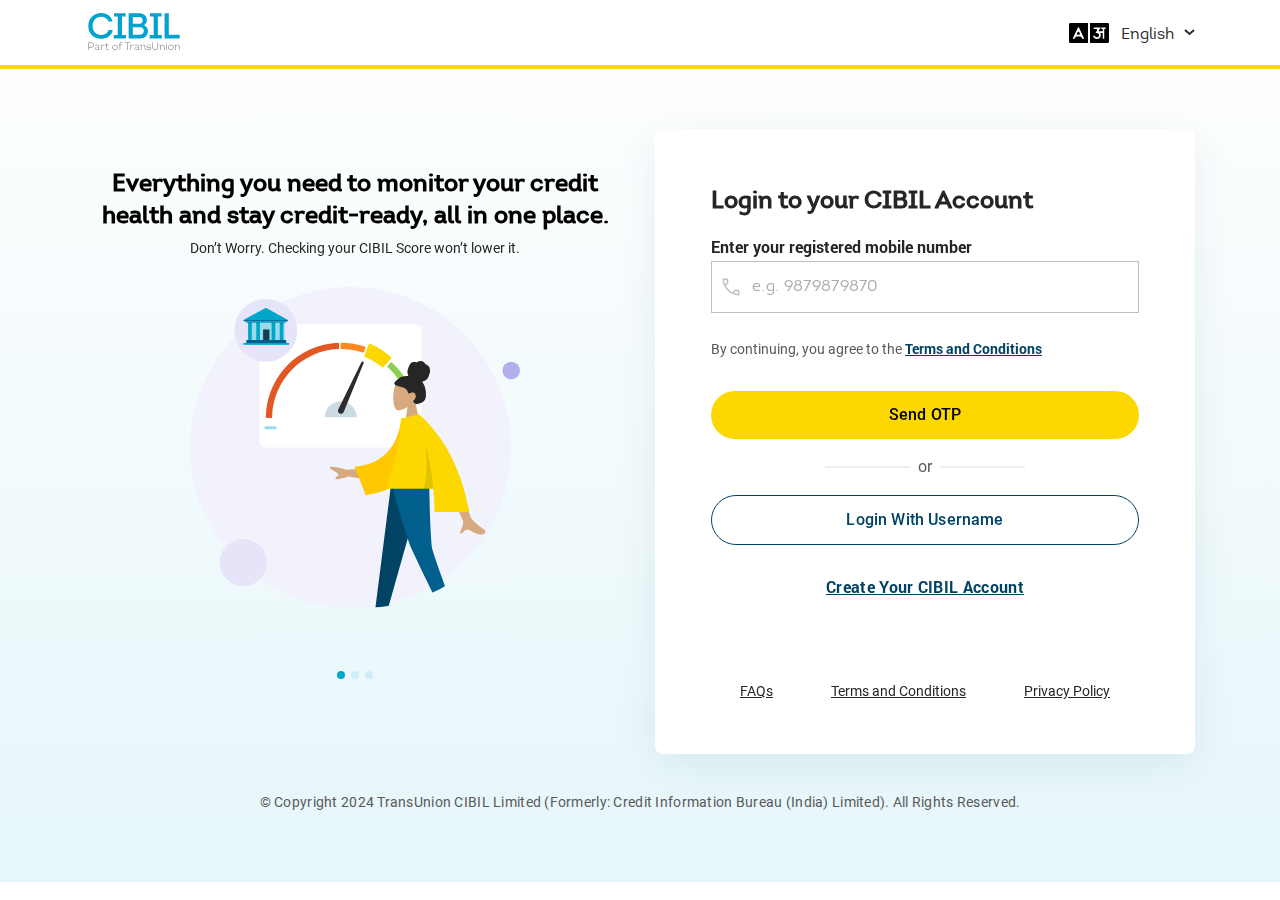
<file: index.html>
<!DOCTYPE html>
<html lang="en">

    <head>
        <meta http-equiv="Content-Type" content="text/html; charset=UTF-8">

        <!-- Meta -->

        <meta http-equiv="X-UA-Compatible" content="IE=edge">
        <meta name="viewport" content="width=device-width, initial-scale=1,
            user-scalable=no, shrink-to-fit=no">
        <meta name="keywords" content="">
        <meta name="description" content="">
        <meta name="author" content="">

        <!-- Title  -->
        <title>Login | Cibil</title>

        <!-- Favicon -->
        <link href="images/favicon.ico" rel="icon" type="image/x-icon" />


        <!-- Plugins -->
        <link rel="stylesheet" href="./css/bootstrap.min.css">

        <!-- Core Style Css -->
        <link rel="stylesheet" href="./css/scss/main.css">

    </head>

    <body>
        <header>
            <!-- Nav -->
            <div class="container">
                <div class="header-wrap">

                    <div class="header-icon">
                        <a href="https://www.cibil.com/"><img src="./images/logo.svg" alt="logo" class="logo-img"></a>
                    </div>
                    <div class="header-nav desktop-view">
                        <ul class="nav-list">
                            <a class="header-list-item language-selector">
                                <svg width="40" height="20" viewBox="0 0 40 20" fill="none" xmlns="http://www.w3.org/2000/svg">
                                    <path d="M19 20H1.5C0.671562 20 0 19.3284 0 18.5V1.5C0 0.671562 0.671562 0 1.5 0H19V20ZM38.5 20H21V0H38.5C39.3284 0 40 0.671562 40 1.5V18.5C40 19.3284 39.3284 20 38.5 20Z" fill="#000" />
                                    <path d="M11.4026 13.392C11.7884 13.392 12.1398 13.614 12.3056 13.9623L12.8907 15.192C13.0565 15.5404 13.4079 15.7623 13.7937 15.7623H14.9394C15.0502 15.7623 15.1401 15.6725 15.1401 15.5616C15.1401 15.5323 15.1336 15.5034 15.1212 15.4768L10.0633 4.63828C9.94926 4.39396 9.70405 4.23779 9.43443 4.23779C9.16542 4.23779 8.92064 4.39327 8.8063 4.63678L3.71628 15.4766C3.70376 15.5033 3.69727 15.5324 3.69727 15.5619C3.69727 15.6726 3.78702 15.7623 3.89774 15.7623H5.05604C5.44389 15.7623 5.79675 15.5381 5.96143 15.1869L6.53332 13.9674C6.698 13.6163 7.05086 13.392 7.43871 13.392H11.4026ZM8.51572 9.30562C8.86644 8.50724 9.99971 8.50894 10.348 9.30837L10.8196 10.3906C11.1074 11.0511 10.6233 11.79 9.90282 11.79H8.95587C8.23407 11.79 7.75001 11.0487 8.04031 10.3879L8.51572 9.30562Z" fill="white" />
                                    <path d="M35.2234 6.00648L36.5465 6.00648V4.50708L32.3402 4.50708V6.00648L33.724 6.00648V8.29273H29.7642C29.6827 7.96488 29.7087 7.63337 29.9011 7.35942L31.6589 4.85677C31.685 4.81973 31.6989 4.77556 31.6989 4.73029C31.6989 4.60875 31.6004 4.51023 31.4789 4.51023H25.3272C24.9095 4.51023 24.5709 4.84881 24.5709 5.26647C24.5709 5.68413 24.9095 6.02271 25.3272 6.02271H27.231C28.0315 6.02271 28.5075 6.91637 28.0609 7.58066L26.6007 9.75255C26.5782 9.78603 26.5661 9.82545 26.5661 9.86579C26.5661 9.99781 26.6903 10.0946 26.8202 10.0713C28.3128 9.80448 30.0255 10.4048 30.0255 12.1853C30.0255 13.5207 29.1567 14.3253 27.8534 14.3253C26.9752 14.3253 26.3005 13.9832 25.9763 13.3201C25.7861 12.9312 25.4477 12.5875 25.0148 12.5875C24.5299 12.5875 24.1344 13.0021 24.2687 13.4681C24.7246 15.0498 26.1296 15.9504 27.8855 15.9504C30.3634 15.9504 31.7955 14.2609 31.7955 12.1692C31.7955 11.3523 31.5335 10.5549 31.0444 9.94668H33.724V15.7573H35.2234L35.2234 6.00648Z" fill="white" />
                                </svg>
                                <span>English</span>
                                <svg width="11" height="7" viewBox="0 0 11 7" fill="none" xmlns="http://www.w3.org/2000/svg">
                                    <path d="M1 1L5.5 5L10 1" stroke="#2C2C2C" stroke-width="2" />
                                </svg>
                                <div class="language-list">
                                    <p class="langauge-item active">English</p>
                                    <p class="langauge-item">हिन्दी (Hindi)</p>
                                </div>
                            </a>
                        </ul>
                    </div>
                    <div class="hamburger mobile-view">
                        <a href="javascript:void(0)" class="header-list-item-mobile language-selector mr-0"><svg xmlns="http://www.w3.org/2000/svg" width="24" height="24" viewBox="0 0 24 24" fill="none">
                                <path d="M9.34424 9.45022C9.69194 9.45022 10.0086 9.65024 10.158 9.9642L10.6854 11.0724C10.8348 11.3864 11.1515 11.5864 11.4992 11.5864H12.5317C12.6316 11.5864 12.7126 11.5054 12.7126 11.4055C12.7126 11.3791 12.7068 11.353 12.6956 11.329L8.13722 1.56112C8.03447 1.34093 7.81348 1.2002 7.5705 1.2002C7.32806 1.2002 7.10746 1.34032 7.00441 1.55977L2.41716 11.3289C2.40587 11.3529 2.40002 11.3792 2.40002 11.4057C2.40002 11.5055 2.48092 11.5864 2.5807 11.5864H3.62459C3.97412 11.5864 4.29213 11.3843 4.44054 11.0678L4.95595 9.96879C5.10436 9.65233 5.42237 9.45022 5.7719 9.45022H9.34424ZM6.74253 5.76745C7.05861 5.04793 8.07994 5.04946 8.39386 5.76993L8.81882 6.74525C9.0782 7.34054 8.64196 8.00647 7.99262 8.00647H7.13921C6.48871 8.00647 6.05246 7.33835 6.31408 6.74278L6.74253 5.76745Z" fill="#000" />
                                <path d="M20.4075 14.2673L21.6 14.2673V12.916L17.8091 12.916V14.2673L19.0562 14.2673V16.3277H15.4875C15.4141 16.0323 15.4375 15.7335 15.611 15.4866L17.1951 13.2312C17.2186 13.1978 17.2312 13.158 17.2312 13.1172C17.2312 13.0076 17.1424 12.9189 17.0328 12.9189H11.4888C11.1124 12.9189 10.8073 13.224 10.8073 13.6004C10.8073 13.9768 11.1124 14.2819 11.4888 14.2819H13.2046C13.926 14.2819 14.355 15.0873 13.9525 15.686L12.6365 17.6434C12.6162 17.6735 12.6054 17.7091 12.6054 17.7454C12.6054 17.8644 12.7173 17.9516 12.8344 17.9307C14.1795 17.6902 15.7231 18.2311 15.7231 19.8358C15.7231 21.0394 14.94 21.7644 13.7655 21.7644C12.9741 21.7644 12.366 21.4561 12.0738 20.8586C11.9024 20.508 11.5975 20.1983 11.2073 20.1983C10.7702 20.1983 10.4138 20.572 10.5349 20.9919C10.9458 22.4174 12.212 23.229 13.7945 23.229C16.0276 23.229 17.3182 21.7064 17.3182 19.8213C17.3182 19.0851 17.0821 18.3665 16.6413 17.8183H19.0562V23.055H20.4075L20.4075 14.2673Z" fill="#000" />
                                <path d="M15.502 4L14 5.87755M14 5.87755L15.502 7.37959M14 5.87755H16.1306C17.2352 5.87755 18.1306 6.77298 18.1306 7.87755V9.63265" stroke="#000" stroke-width="1.5" stroke-linecap="round" stroke-linejoin="round" />
                                <path d="M6.62857 19.6328L8.13062 17.7553M8.13062 17.7553L6.62857 16.2532M8.13062 17.7553L6 17.7553C4.89543 17.7553 4 16.8598 4 15.7553L4 14.0002" stroke="#000" stroke-width="1.5" stroke-linecap="round" stroke-linejoin="round" />
                            </svg></a>
                        <div class="language-list">
                            <p class="langauge-item active">English</p>
                            <p class="langauge-item">हिन्दी (Hindi)</p>
                        </div>
                    </div>
                </div>

            </div>
            <!-- Nav ends -->
        </header>
        <main class="loginNew">
            <div class="main mobile">
                <div class="container">
                    <div class="row">
                        <div class="col-lg-6 d-lg-block d-none">
                            <div id="loginBanner" class="carousel slide" data-ride="carousel">
                                <ol class="carousel-indicators">
                                    <li data-target="#loginBanner" data-slide-to="0" class="active"></li>
                                    <li data-target="#loginBanner" data-slide-to="1"></li>
                                    <li data-target="#loginBanner" data-slide-to="2"></li>
                                </ol>
                                <div class="carousel-inner">
                                    <div class="carousel-item active">
                                        <div class="main__left">
                                            <h1 class="main__title">Everything you need to monitor your credit health and stay credit-ready, all in one place.</h1>
                                            <p class="main__desc">Don’t Worry. Checking your CIBIL Score won’t lower it.</p>
                                            <img class="img-fluid main__image" src="./images/login-banner.svg" alt="login banner">
                                        </div>
                                    </div>
                                    <div class="carousel-item">
                                        <div class="main__left">
                                            <h1 class="main__title">Stay Secure with CIBIL Alerts</h1>
                                            <p class="main__desc">Keep up to date with key changes in your credit profile.</p>
                                            <img class="img-fluid main__image" src="./images/login-banner-3.svg" alt="login banner">
                                        </div>
                                    </div>
                                    <div class="carousel-item">
                                        <div class="main__left">
                                            <h1 class="main__title">Stay informed with CIBIL Score Simulator</h1>
                                            <p class="main__desc">Empower your financial future by making well-informed credit decisions.</p>
                                            <img class="img-fluid main__image" src="./images/login-banner-4.svg" alt="login banner">
                                        </div>
                                    </div>
                                </div>
                            </div>
                        </div>
                        <div class="col-lg-6 col-12">
                            <div class="main__right">
                                <div class="top">
                                    <p class="login__title">Login to your CIBIL Account</p>
                                    <form class="form">
                                        <div class="form__group">
                                            <div class="form__labels">
                                                <label for="mobileNumber">Enter your registered mobile number</label>
                                            </div>
                                            <div class="form__input-wIcon">
                                                <input type="text" placeholder="e.g. 9879879870" id="mobileNumber">
                                                <svg xmlns="http://www.w3.org/2000/svg" width="24" height="24" viewBox="0 0 24 24" fill="none">
                                                    <mask id="mask0_6684_10598" style="mask-type:alpha" maskUnits="userSpaceOnUse" x="0" y="0" width="24" height="24">
                                                        <rect width="24" height="24" fill="#D9D9D9" />
                                                    </mask>
                                                    <g mask="url(#mask0_6684_10598)">
                                                        <path d="M19.4271 20.4423C17.4822 20.4423 15.5563 19.9807 13.6492 19.0576C11.7422 18.1346 10.0396 16.924 8.54157 15.4259C7.04349 13.9278 5.83132 12.2269 4.90505 10.3231C3.97877 8.41922 3.51562 6.49487 3.51562 4.55C3.51562 4.25 3.61563 4 3.81563 3.8C4.01562 3.6 4.26563 3.5 4.56563 3.5H7.8271C8.08608 3.5 8.31205 3.57981 8.505 3.73943C8.69793 3.89904 8.81748 4.10513 8.86365 4.3577L9.43673 7.29998C9.47646 7.54613 9.47229 7.76984 9.42422 7.97113C9.37614 8.17241 9.27069 8.34805 9.10788 8.49805L6.80788 10.7461C7.59763 12.0872 8.5393 13.2987 9.6329 14.3808C10.7265 15.4628 11.9643 16.4064 13.3464 17.2115L15.581 14.9385C15.7438 14.7756 15.9364 14.6599 16.1589 14.5914C16.3813 14.5228 16.6092 14.5083 16.8425 14.5481L19.6194 15.1135C19.8719 15.1699 20.078 15.292 20.2376 15.4798C20.3973 15.6676 20.4771 15.891 20.4771 16.15V19.3923C20.4771 19.6923 20.3771 19.9423 20.1771 20.1423C19.9771 20.3423 19.7271 20.4423 19.4271 20.4423ZM6.08868 9.32693L7.8733 7.61923C7.90535 7.59358 7.92618 7.55832 7.9358 7.51345C7.94542 7.46857 7.94381 7.4269 7.93098 7.38845L7.49638 5.15383C7.48354 5.10254 7.4611 5.06408 7.42905 5.03845C7.397 5.0128 7.35533 4.99998 7.30405 4.99998H5.1656C5.12713 4.99998 5.09508 5.0128 5.06943 5.03845C5.04379 5.06408 5.03097 5.09613 5.03097 5.1346C5.08224 5.81793 5.1941 6.51217 5.36655 7.2173C5.53898 7.92243 5.77969 8.62564 6.08868 9.32693ZM14.7502 17.9115C15.413 18.2205 16.1043 18.4567 16.8242 18.6202C17.5441 18.7836 18.2169 18.8807 18.8425 18.9115C18.881 18.9115 18.913 18.8987 18.9387 18.8731C18.9643 18.8474 18.9771 18.8153 18.9771 18.7769V16.6731C18.9771 16.6218 18.9643 16.5801 18.9387 16.548C18.913 16.516 18.8745 16.4935 18.8232 16.4807L16.7233 16.0538C16.6848 16.041 16.6512 16.0394 16.6223 16.049C16.5935 16.0586 16.563 16.0795 16.5309 16.1115L14.7502 17.9115Z" fill="#BFBFBF" />
                                                    </g>
                                                </svg>
                                            </div>

                                            <!-- add "show" class for display the error message -->
                                            <p class="form__error">The OTP entered is incorrect. Please try again.</p>

                                            <!-- add "show" class for display the infomation message -->
                                            <p class="form__error info">We will share an OTP for verification.</p>

                                            <p class="form__note">By continuing, you agree to the <a href="#">Terms and Conditions</a></p>
                                        </div>

                                        <!-- add disabled class to disable button -->
                                        <a href="./otp.html" class="form__btn">Send OTP</a>
                                    </form>
                                    <p class="or"><span>or</span></p>
                                    <a href="../login-email.html" class="form__btn form__btn-secondary">Login with username</a>
                                    <p class="form__extra"><a href="#">Create Your CIBIL Account</a></p>
                                </div>
                                <p class="form__footer">
                                    <a href="#">FAQs</a>
                                    <a href="#">Terms and Conditions</a>
                                    <a href="#">Privacy Policy</a>
                                    <!-- <a href="#">Help</a> -->
                                </p>
                            </div>
                        </div>
                    </div>
                    <p class="copyright">© Copyright 2024 TransUnion CIBIL Limited (Formerly: Credit Information Bureau (India) Limited). All Rights Reserved.</p>
                </div>
            </div>
        </main>

        <!-- scrips -->

        <!-- jQuery -->
        <script src="./js/jquery.min.js"></script>

        <!-- popper.min -->
        <!-- <script src="../js/popper.min.js"></script> -->

        <!-- Plugins -->
        <!-- <script src="../js/bootstrap.min.js"></script> -->
        <script src="./js/carousel.js"></script>


        <!-- custom scripts -->
        <script src="./js/main.js"></script>

        <script>
            function checkForInput(element) {

                const info = ('.form__error.info');
                if ($(element).val().length <= 0) {
                    // $label.addClass('disabled');
                    $(info).removeClass('show');
                } else {
                    // $label.removeClass('disabled');
                    $(info).addClass('show');
                }
            }
            $('input#mobileNumber').on('change keyup', function () {
                checkForInput(this);
            });
        </script>

    </body>

</html>
</file>
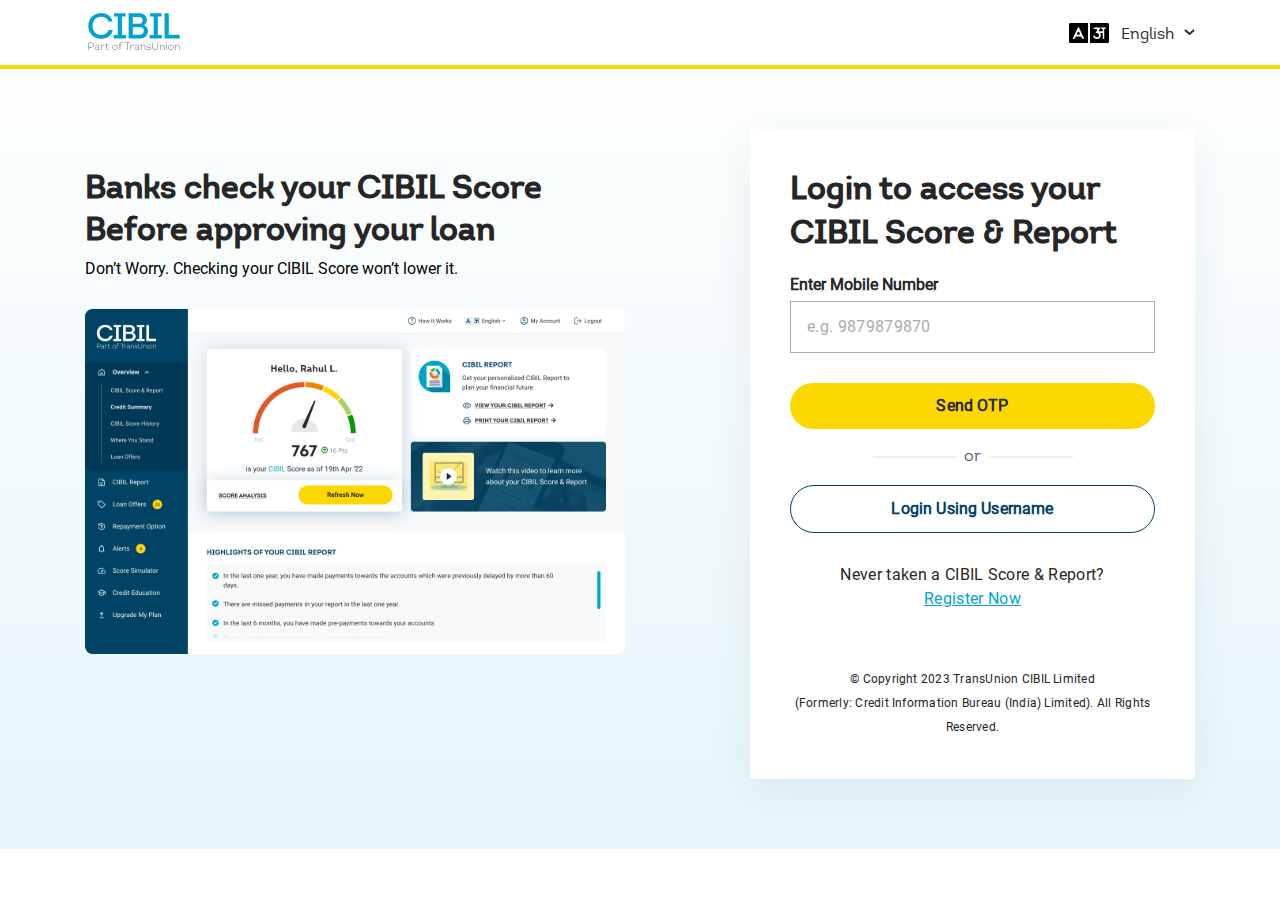
<file: login/index.html>
<!DOCTYPE html>
<html lang="en">

    <head>
        <meta http-equiv="Content-Type" content="text/html; charset=UTF-8">

        <!-- Meta -->

        <meta http-equiv="X-UA-Compatible" content="IE=edge">
        <meta name="viewport" content="width=device-width, initial-scale=1,
            user-scalable=no, shrink-to-fit=no">
        <meta name="keywords" content="">
        <meta name="description" content="">
        <meta name="author" content="">

        <!-- Title  -->
        <title>Login | Cibil</title>

        <!-- Favicon -->
        <link href="images/favicon.ico" rel="icon" type="image/x-icon" />


        <!-- Plugins -->
        <link rel="stylesheet" href="./../css/bootstrap.min.css">

        <!-- Core Style Css -->
        <link rel="stylesheet" href="./../css/scss/main.css">

    </head>

    <body>
        <header>
            <!-- Nav -->
            <div class="container">
                <div class="header-wrap">

                    <div class="header-icon">
                        <a href="https://www.cibil.com/"><img src="./../images/logo.svg" alt="logo" class="logo-img"></a>
                    </div>
                    <div class="header-nav desktop-view">
                        <ul class="nav-list">
                            <a class="header-list-item language-selector">
                                <svg width="40" height="20" viewBox="0 0 40 20" fill="none" xmlns="http://www.w3.org/2000/svg">
                                    <path d="M19 20H1.5C0.671562 20 0 19.3284 0 18.5V1.5C0 0.671562 0.671562 0 1.5 0H19V20ZM38.5 20H21V0H38.5C39.3284 0 40 0.671562 40 1.5V18.5C40 19.3284 39.3284 20 38.5 20Z" fill="#000" />
                                    <path d="M11.4026 13.392C11.7884 13.392 12.1398 13.614 12.3056 13.9623L12.8907 15.192C13.0565 15.5404 13.4079 15.7623 13.7937 15.7623H14.9394C15.0502 15.7623 15.1401 15.6725 15.1401 15.5616C15.1401 15.5323 15.1336 15.5034 15.1212 15.4768L10.0633 4.63828C9.94926 4.39396 9.70405 4.23779 9.43443 4.23779C9.16542 4.23779 8.92064 4.39327 8.8063 4.63678L3.71628 15.4766C3.70376 15.5033 3.69727 15.5324 3.69727 15.5619C3.69727 15.6726 3.78702 15.7623 3.89774 15.7623H5.05604C5.44389 15.7623 5.79675 15.5381 5.96143 15.1869L6.53332 13.9674C6.698 13.6163 7.05086 13.392 7.43871 13.392H11.4026ZM8.51572 9.30562C8.86644 8.50724 9.99971 8.50894 10.348 9.30837L10.8196 10.3906C11.1074 11.0511 10.6233 11.79 9.90282 11.79H8.95587C8.23407 11.79 7.75001 11.0487 8.04031 10.3879L8.51572 9.30562Z" fill="white" />
                                    <path d="M35.2234 6.00648L36.5465 6.00648V4.50708L32.3402 4.50708V6.00648L33.724 6.00648V8.29273H29.7642C29.6827 7.96488 29.7087 7.63337 29.9011 7.35942L31.6589 4.85677C31.685 4.81973 31.6989 4.77556 31.6989 4.73029C31.6989 4.60875 31.6004 4.51023 31.4789 4.51023H25.3272C24.9095 4.51023 24.5709 4.84881 24.5709 5.26647C24.5709 5.68413 24.9095 6.02271 25.3272 6.02271H27.231C28.0315 6.02271 28.5075 6.91637 28.0609 7.58066L26.6007 9.75255C26.5782 9.78603 26.5661 9.82545 26.5661 9.86579C26.5661 9.99781 26.6903 10.0946 26.8202 10.0713C28.3128 9.80448 30.0255 10.4048 30.0255 12.1853C30.0255 13.5207 29.1567 14.3253 27.8534 14.3253C26.9752 14.3253 26.3005 13.9832 25.9763 13.3201C25.7861 12.9312 25.4477 12.5875 25.0148 12.5875C24.5299 12.5875 24.1344 13.0021 24.2687 13.4681C24.7246 15.0498 26.1296 15.9504 27.8855 15.9504C30.3634 15.9504 31.7955 14.2609 31.7955 12.1692C31.7955 11.3523 31.5335 10.5549 31.0444 9.94668H33.724V15.7573H35.2234L35.2234 6.00648Z" fill="white" />
                                </svg>
                                <span>English</span>
                                <svg width="11" height="7" viewBox="0 0 11 7" fill="none" xmlns="http://www.w3.org/2000/svg">
                                    <path d="M1 1L5.5 5L10 1" stroke="#2C2C2C" stroke-width="2" />
                                </svg>
                                <div class="language-list">
                                    <p class="langauge-item active">English</p>
                                    <p class="langauge-item">हिन्दी (Hindi)</p>
                                </div>
                            </a>
                        </ul>
                    </div>
                    <div class="hamburger mobile-view">
                        <a href="javascript:void(0)" class="header-list-item-mobile language-selector mr-0"><svg xmlns="http://www.w3.org/2000/svg" width="24" height="24" viewBox="0 0 24 24" fill="none">
                                <path d="M9.34424 9.45022C9.69194 9.45022 10.0086 9.65024 10.158 9.9642L10.6854 11.0724C10.8348 11.3864 11.1515 11.5864 11.4992 11.5864H12.5317C12.6316 11.5864 12.7126 11.5054 12.7126 11.4055C12.7126 11.3791 12.7068 11.353 12.6956 11.329L8.13722 1.56112C8.03447 1.34093 7.81348 1.2002 7.5705 1.2002C7.32806 1.2002 7.10746 1.34032 7.00441 1.55977L2.41716 11.3289C2.40587 11.3529 2.40002 11.3792 2.40002 11.4057C2.40002 11.5055 2.48092 11.5864 2.5807 11.5864H3.62459C3.97412 11.5864 4.29213 11.3843 4.44054 11.0678L4.95595 9.96879C5.10436 9.65233 5.42237 9.45022 5.7719 9.45022H9.34424ZM6.74253 5.76745C7.05861 5.04793 8.07994 5.04946 8.39386 5.76993L8.81882 6.74525C9.0782 7.34054 8.64196 8.00647 7.99262 8.00647H7.13921C6.48871 8.00647 6.05246 7.33835 6.31408 6.74278L6.74253 5.76745Z" fill="#000" />
                                <path d="M20.4075 14.2673L21.6 14.2673V12.916L17.8091 12.916V14.2673L19.0562 14.2673V16.3277H15.4875C15.4141 16.0323 15.4375 15.7335 15.611 15.4866L17.1951 13.2312C17.2186 13.1978 17.2312 13.158 17.2312 13.1172C17.2312 13.0076 17.1424 12.9189 17.0328 12.9189H11.4888C11.1124 12.9189 10.8073 13.224 10.8073 13.6004C10.8073 13.9768 11.1124 14.2819 11.4888 14.2819H13.2046C13.926 14.2819 14.355 15.0873 13.9525 15.686L12.6365 17.6434C12.6162 17.6735 12.6054 17.7091 12.6054 17.7454C12.6054 17.8644 12.7173 17.9516 12.8344 17.9307C14.1795 17.6902 15.7231 18.2311 15.7231 19.8358C15.7231 21.0394 14.94 21.7644 13.7655 21.7644C12.9741 21.7644 12.366 21.4561 12.0738 20.8586C11.9024 20.508 11.5975 20.1983 11.2073 20.1983C10.7702 20.1983 10.4138 20.572 10.5349 20.9919C10.9458 22.4174 12.212 23.229 13.7945 23.229C16.0276 23.229 17.3182 21.7064 17.3182 19.8213C17.3182 19.0851 17.0821 18.3665 16.6413 17.8183H19.0562V23.055H20.4075L20.4075 14.2673Z" fill="#000" />
                                <path d="M15.502 4L14 5.87755M14 5.87755L15.502 7.37959M14 5.87755H16.1306C17.2352 5.87755 18.1306 6.77298 18.1306 7.87755V9.63265" stroke="#000" stroke-width="1.5" stroke-linecap="round" stroke-linejoin="round" />
                                <path d="M6.62857 19.6328L8.13062 17.7553M8.13062 17.7553L6.62857 16.2532M8.13062 17.7553L6 17.7553C4.89543 17.7553 4 16.8598 4 15.7553L4 14.0002" stroke="#000" stroke-width="1.5" stroke-linecap="round" stroke-linejoin="round" />
                            </svg></a>
                        <div class="language-list">
                            <p class="langauge-item active">English</p>
                            <p class="langauge-item">हिन्दी (Hindi)</p>
                        </div>
                    </div>
                </div>

            </div>
            <!-- Nav ends -->
        </header>
        <main class="main mobile">
            <div class="container">
                <div class="row">
                    <div class="col-md-6 d-lg-block d-none">
                        <div class="main__left">
                            <h1 class="main__title">Banks check your CIBIL Score Before approving your loan</h1>
                            <p class="main__desc">Don’t Worry. Checking your CIBIL Score won’t lower it.</p>
                            <img class="img-fluid main__image" src="./../images/mobile-banner.svg" alt="login banner">
                        </div>
                    </div>
                    <div class="col-lg-5 offset-lg-1 col-md-12 col-12">
                        <div class="main__right">
                            <p class="login__title">Login to access your CIBIL Score & Report</p>
                            <form class="form">
                                <div class="form__group">
                                    <div class="form__labels">
                                        <label for="mobileNumber">Enter Mobile Number</label>
                                    </div>
                                    <input type="text" placeholder="e.g. 9879879870" id="mobileNumber">

                                    <!-- add "show" class for display the error message -->
                                    <p class="form__error">Sorry, we don’t have an account associated with this number. Recheck or try logging in using username.</p>

                                    <!-- add "show" class for display the infomation message -->
                                    <p class="form__error info">OTP will be sent for verification and this mobile number will be used for future sign in.</p>
                                </div>

                                <!-- add disabled class to disable button -->
                                <a href="./otp.html" class="form__btn">Send OTP</a>
                            </form>
                            <p class="or"><span>or</span></p>
                            <a href="./username.html" class="form__btn form__btn-secondary">Login using username</a>
                            <p class="form__extra">Never taken a CIBIL Score & Report? <a href="#">Register Now</a></p>
                            <p class="copy">© Copyright 2023 TransUnion CIBIL Limited <br />(Formerly: Credit Information Bureau (India) Limited). All Rights Reserved.</p>
                        </div>
                    </div>
                </div>
            </div>
        </main>

        <!-- scrips -->

        <!-- jQuery -->
        <script src="../js/jquery.min.js"></script>

        <!-- popper.min -->
        <script src="../js/popper.min.js"></script>

        <!-- Plugins -->
        <script src="../js/bootstrap.min.js"></script>


        <!-- custom scripts -->
        <script src="../js/main.js"></script>

    </body>

</html>
</file>
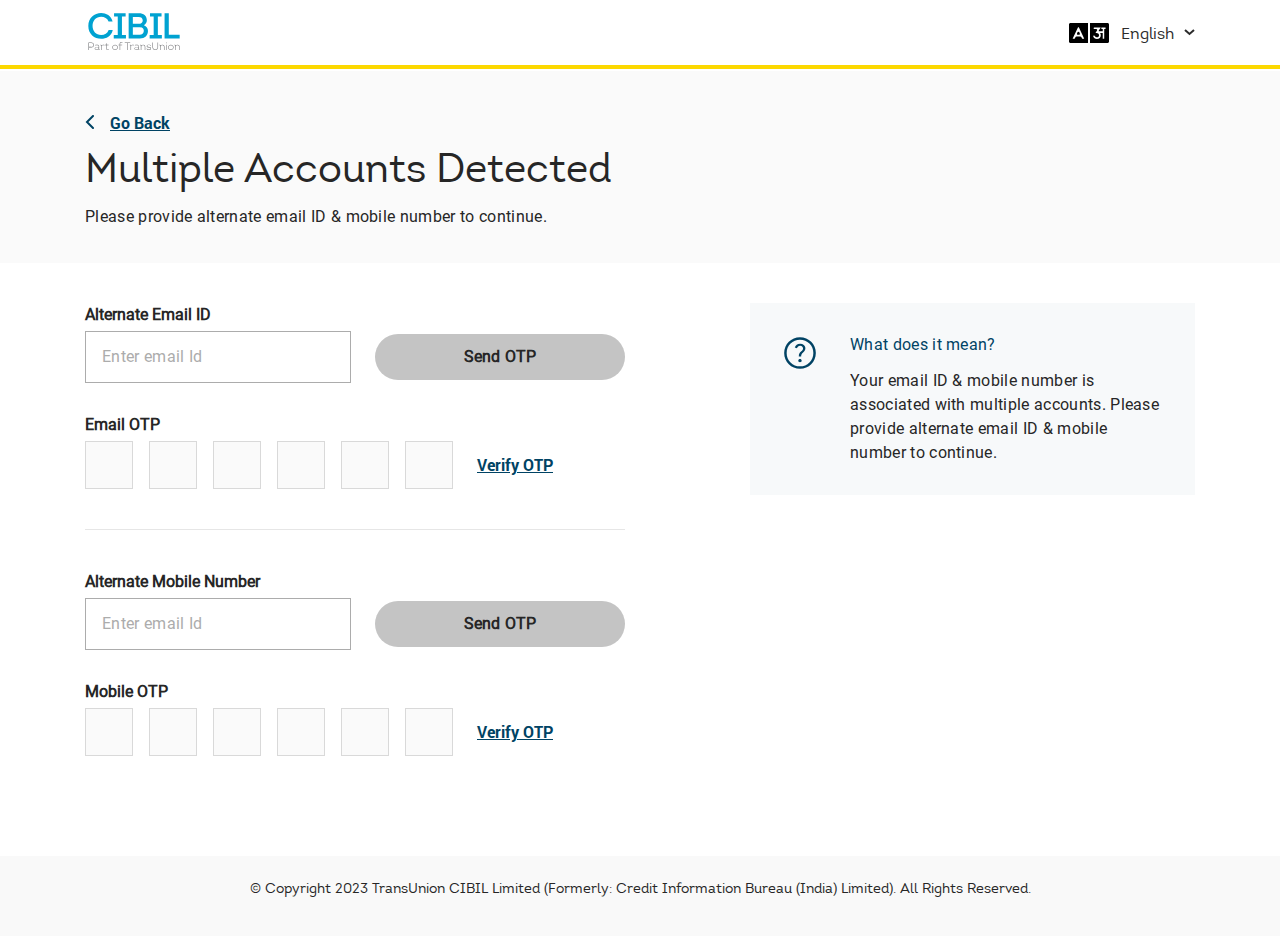
<file: change-details.html>
<!DOCTYPE html>
<html lang="en">

    <head>
        <meta http-equiv="Content-Type" content="text/html; charset=UTF-8">

        <!-- Meta -->

        <meta http-equiv="X-UA-Compatible" content="IE=edge">
        <meta name="viewport" content="width=device-width, initial-scale=1,
            user-scalable=no, shrink-to-fit=no">
        <meta name="keywords" content="">
        <meta name="description" content="">
        <meta name="author" content="">

        <!-- Title  -->
        <title>Multiple Account Detected | Cibil</title>

        <!-- Favicon -->
        <link href="images/favicon.ico" rel="icon" type="image/x-icon" />


        <!-- Plugins -->
        <link rel="stylesheet" href="./css/bootstrap.min.css">

        <!-- Core Style Css -->
        <link rel="stylesheet" href="css/scss/main.css">

    </head>

    <body>
        <header>
            <!-- Nav -->
            <div class="container">
                <div class="header-wrap">

                    <div class="header-icon">
                        <a href="https://www.cibil.com/"><img src="./images/logo.svg" alt="logo" class="logo-img"></a>
                    </div>
                    <div class="header-nav desktop-view">
                        <ul class="nav-list">
                            <a class="header-list-item language-selector">
                                <svg width="40" height="20" viewBox="0 0 40 20" fill="none" xmlns="http://www.w3.org/2000/svg">
                                    <path d="M19 20H1.5C0.671562 20 0 19.3284 0 18.5V1.5C0 0.671562 0.671562 0 1.5 0H19V20ZM38.5 20H21V0H38.5C39.3284 0 40 0.671562 40 1.5V18.5C40 19.3284 39.3284 20 38.5 20Z" fill="#000" />
                                    <path d="M11.4026 13.392C11.7884 13.392 12.1398 13.614 12.3056 13.9623L12.8907 15.192C13.0565 15.5404 13.4079 15.7623 13.7937 15.7623H14.9394C15.0502 15.7623 15.1401 15.6725 15.1401 15.5616C15.1401 15.5323 15.1336 15.5034 15.1212 15.4768L10.0633 4.63828C9.94926 4.39396 9.70405 4.23779 9.43443 4.23779C9.16542 4.23779 8.92064 4.39327 8.8063 4.63678L3.71628 15.4766C3.70376 15.5033 3.69727 15.5324 3.69727 15.5619C3.69727 15.6726 3.78702 15.7623 3.89774 15.7623H5.05604C5.44389 15.7623 5.79675 15.5381 5.96143 15.1869L6.53332 13.9674C6.698 13.6163 7.05086 13.392 7.43871 13.392H11.4026ZM8.51572 9.30562C8.86644 8.50724 9.99971 8.50894 10.348 9.30837L10.8196 10.3906C11.1074 11.0511 10.6233 11.79 9.90282 11.79H8.95587C8.23407 11.79 7.75001 11.0487 8.04031 10.3879L8.51572 9.30562Z" fill="white" />
                                    <path d="M35.2234 6.00648L36.5465 6.00648V4.50708L32.3402 4.50708V6.00648L33.724 6.00648V8.29273H29.7642C29.6827 7.96488 29.7087 7.63337 29.9011 7.35942L31.6589 4.85677C31.685 4.81973 31.6989 4.77556 31.6989 4.73029C31.6989 4.60875 31.6004 4.51023 31.4789 4.51023H25.3272C24.9095 4.51023 24.5709 4.84881 24.5709 5.26647C24.5709 5.68413 24.9095 6.02271 25.3272 6.02271H27.231C28.0315 6.02271 28.5075 6.91637 28.0609 7.58066L26.6007 9.75255C26.5782 9.78603 26.5661 9.82545 26.5661 9.86579C26.5661 9.99781 26.6903 10.0946 26.8202 10.0713C28.3128 9.80448 30.0255 10.4048 30.0255 12.1853C30.0255 13.5207 29.1567 14.3253 27.8534 14.3253C26.9752 14.3253 26.3005 13.9832 25.9763 13.3201C25.7861 12.9312 25.4477 12.5875 25.0148 12.5875C24.5299 12.5875 24.1344 13.0021 24.2687 13.4681C24.7246 15.0498 26.1296 15.9504 27.8855 15.9504C30.3634 15.9504 31.7955 14.2609 31.7955 12.1692C31.7955 11.3523 31.5335 10.5549 31.0444 9.94668H33.724V15.7573H35.2234L35.2234 6.00648Z" fill="white" />
                                </svg>
                                <span>English</span>
                                <svg width="11" height="7" viewBox="0 0 11 7" fill="none" xmlns="http://www.w3.org/2000/svg">
                                    <path d="M1 1L5.5 5L10 1" stroke="#2C2C2C" stroke-width="2" />
                                </svg>
                                <div class="language-list">
                                    <p class="langauge-item active">English</p>
                                    <p class="langauge-item">हिन्दी (Hindi)</p>
                                </div>
                            </a>
                        </ul>
                    </div>
                    <div class="hamburger mobile-view">
                        <a href="javascript:void(0)" class="header-list-item-mobile language-selector mr-0"><svg xmlns="http://www.w3.org/2000/svg" width="24" height="24" viewBox="0 0 24 24" fill="none">
                                <path d="M9.34424 9.45022C9.69194 9.45022 10.0086 9.65024 10.158 9.9642L10.6854 11.0724C10.8348 11.3864 11.1515 11.5864 11.4992 11.5864H12.5317C12.6316 11.5864 12.7126 11.5054 12.7126 11.4055C12.7126 11.3791 12.7068 11.353 12.6956 11.329L8.13722 1.56112C8.03447 1.34093 7.81348 1.2002 7.5705 1.2002C7.32806 1.2002 7.10746 1.34032 7.00441 1.55977L2.41716 11.3289C2.40587 11.3529 2.40002 11.3792 2.40002 11.4057C2.40002 11.5055 2.48092 11.5864 2.5807 11.5864H3.62459C3.97412 11.5864 4.29213 11.3843 4.44054 11.0678L4.95595 9.96879C5.10436 9.65233 5.42237 9.45022 5.7719 9.45022H9.34424ZM6.74253 5.76745C7.05861 5.04793 8.07994 5.04946 8.39386 5.76993L8.81882 6.74525C9.0782 7.34054 8.64196 8.00647 7.99262 8.00647H7.13921C6.48871 8.00647 6.05246 7.33835 6.31408 6.74278L6.74253 5.76745Z" fill="#000" />
                                <path d="M20.4075 14.2673L21.6 14.2673V12.916L17.8091 12.916V14.2673L19.0562 14.2673V16.3277H15.4875C15.4141 16.0323 15.4375 15.7335 15.611 15.4866L17.1951 13.2312C17.2186 13.1978 17.2312 13.158 17.2312 13.1172C17.2312 13.0076 17.1424 12.9189 17.0328 12.9189H11.4888C11.1124 12.9189 10.8073 13.224 10.8073 13.6004C10.8073 13.9768 11.1124 14.2819 11.4888 14.2819H13.2046C13.926 14.2819 14.355 15.0873 13.9525 15.686L12.6365 17.6434C12.6162 17.6735 12.6054 17.7091 12.6054 17.7454C12.6054 17.8644 12.7173 17.9516 12.8344 17.9307C14.1795 17.6902 15.7231 18.2311 15.7231 19.8358C15.7231 21.0394 14.94 21.7644 13.7655 21.7644C12.9741 21.7644 12.366 21.4561 12.0738 20.8586C11.9024 20.508 11.5975 20.1983 11.2073 20.1983C10.7702 20.1983 10.4138 20.572 10.5349 20.9919C10.9458 22.4174 12.212 23.229 13.7945 23.229C16.0276 23.229 17.3182 21.7064 17.3182 19.8213C17.3182 19.0851 17.0821 18.3665 16.6413 17.8183H19.0562V23.055H20.4075L20.4075 14.2673Z" fill="#000" />
                                <path d="M15.502 4L14 5.87755M14 5.87755L15.502 7.37959M14 5.87755H16.1306C17.2352 5.87755 18.1306 6.77298 18.1306 7.87755V9.63265" stroke="#000" stroke-width="1.5" stroke-linecap="round" stroke-linejoin="round" />
                                <path d="M6.62857 19.6328L8.13062 17.7553M8.13062 17.7553L6.62857 16.2532M8.13062 17.7553L6 17.7553C4.89543 17.7553 4 16.8598 4 15.7553L4 14.0002" stroke="#000" stroke-width="1.5" stroke-linecap="round" stroke-linejoin="round" />
                            </svg></a>
                        <div class="language-list">
                            <p class="langauge-item active">English</p>
                            <p class="langauge-item">हिन्दी (Hindi)</p>
                        </div>
                    </div>
                </div>

            </div>
            <!-- Nav ends -->
        </header>
        <main class="main duplicate">
            <div class="remapping">
                <div class="remapping__header">
                    <div class="container">
                        <div class="back">
                            <a href="./index.html">
                                <svg xmlns="http://www.w3.org/2000/svg" width="9" height="14" viewBox="0 0 9 14" fill="none">
                                    <g clip-path="url(#clip0_1160_16768)">
                                        <path d="M8 1L2 7L8 13" stroke="#004364" stroke-width="2" stroke-linecap="round" />
                                    </g>
                                    <defs>
                                        <clipPath id="clip0_1160_16768">
                                            <rect width="9" height="14" fill="white" />
                                        </clipPath>
                                    </defs>
                                </svg>
                                <span>Go Back</span>
                            </a>
                        </div>
                        <h1 class="remapping__header-title">Multiple Accounts Detected</h1>
                        <p class="remapping__header-desc">Please provide alternate email ID & mobile number to continue.</p>
                    </div>
                </div>
                <div class="container">
                    <div class="row">
                        <div class="col-lg-6">
                            <form class="form">
                                <!-- add "show" class to see error message -->
                                <div class="login__error">
                                    <svg xmlns="http://www.w3.org/2000/svg" width="21" height="21" viewBox="0 0 21 21" fill="none">
                                        <g clip-path="url(#clip0_1160_16843)">
                                            <path d="M10.5 21C16.2991 21 21 16.2991 21 10.5C21 4.70091 16.2991 5.06971e-07 10.5 0C4.70091 -5.06972e-07 5.06973e-07 4.70091 0 10.5C-5.0697e-07 16.2991 4.70091 21 10.5 21Z" fill="#D74025" />
                                            <path d="M10.4908 14C10.0813 14 9.73134 14.1495 9.43832 14.4461C9.14611 14.7435 9 15.0977 9 15.5104C9 15.9223 9.14932 16.274 9.44795 16.5647C9.74659 16.8555 10.1006 17 10.5092 17C10.9187 17 11.2695 16.8513 11.5617 16.5547C11.8531 16.2573 12 15.9023 12 15.4904C12 15.0785 11.8499 14.7268 11.5512 14.4353C11.2542 14.1445 10.9002 14 10.4908 14Z" fill="white" />
                                            <path d="M9 4H12V12H9V4Z" fill="white" />
                                        </g>
                                        <defs>
                                            <clipPath id="clip0_1160_16843">
                                                <rect width="21" height="21" fill="white" />
                                            </clipPath>
                                        </defs>
                                    </svg>
                                    <p>Sorry, the email ID is already in use</p>
                                </div>
                                <div class="form__group">
                                    <div class="form__labels">
                                        <label for="alternateEmail">Alternate Email ID</label>
                                    </div>
                                    <div class="inputAction">
                                        <input type="text" placeholder="Enter email Id" id="alternateEmail">
                                        <a href="javascript:void(0)" class="form__btn small" id="otpBtn">Send OTP</a>
                                    </div>

                                    <!-- add "show" class for display the error message -->
                                    <p class="form__error">Sorry, the email ID is already in use</p>
                                </div>
                                <div class="login__error">
                                    <svg xmlns="http://www.w3.org/2000/svg" width="21" height="21" viewBox="0 0 21 21" fill="none">
                                        <g clip-path="url(#clip0_1160_16843)">
                                            <path d="M10.5 21C16.2991 21 21 16.2991 21 10.5C21 4.70091 16.2991 5.06971e-07 10.5 0C4.70091 -5.06972e-07 5.06973e-07 4.70091 0 10.5C-5.0697e-07 16.2991 4.70091 21 10.5 21Z" fill="#D74025" />
                                            <path d="M10.4908 14C10.0813 14 9.73134 14.1495 9.43832 14.4461C9.14611 14.7435 9 15.0977 9 15.5104C9 15.9223 9.14932 16.274 9.44795 16.5647C9.74659 16.8555 10.1006 17 10.5092 17C10.9187 17 11.2695 16.8513 11.5617 16.5547C11.8531 16.2573 12 15.9023 12 15.4904C12 15.0785 11.8499 14.7268 11.5512 14.4353C11.2542 14.1445 10.9002 14 10.4908 14Z" fill="white" />
                                            <path d="M9 4H12V12H9V4Z" fill="white" />
                                        </g>
                                        <defs>
                                            <clipPath id="clip0_1160_16843">
                                                <rect width="21" height="21" fill="white" />
                                            </clipPath>
                                        </defs>
                                    </svg>
                                    <p>Incorrect email OTP, you have 1 more attempt remaining</p>
                                </div>
                                <div class="form__group">
                                    <div class="form__labels">
                                        <label for="emailOTP">Email OTP</label>
                                    </div>
                                    <div class="inputAction otp">
                                        <div class="input-container">
                                            <!-- remove  "disabled" from input, add class "error"  to otp-wrapper for wrong otp-->
                                            <div class="otp-wrapper mt-0">
                                                <input class="otp-input" type="tel" maxlength="1" data-index="0" autofocus="" disabled>
                                                <input class="otp-input" type="tel" maxlength="1" data-index="1" disabled>
                                                <input class="otp-input" type="tel" maxlength="1" data-index="2" disabled>
                                                <input class="otp-input" type="tel" maxlength="1" data-index="3" disabled>
                                                <input class="otp-input" type="tel" maxlength="1" data-index="4" disabled>
                                                <input class="otp-input" type="tel" maxlength="1" data-index="5" disabled>
                                            </div>
                                        </div>

                                        <!-- add class "disabled" to make it disabled -->
                                        <a href="javascript:void(0)" class="verifyLink">Verify OTP</a>
                                        <div class="verifiedStatus">
                                            <svg xmlns="http://www.w3.org/2000/svg" width="20" height="20" viewBox="0 0 20 20" fill="none">
                                                <g clip-path="url(#clip0_1160_17128)">
                                                    <path d="M10 20C15.5228 20 20 15.5228 20 10C20 4.47715 15.5228 0 10 0C4.47715 0 0 4.47715 0 10C0 15.5228 4.47715 20 10 20Z" fill="#008A00" />
                                                    <path d="M5.54688 9.87454L8.84071 13.3331L15.4284 6.41602" stroke="white" stroke-width="1.48222" />
                                                </g>
                                                <defs>
                                                    <clipPath id="clip0_1160_17128">
                                                        <rect width="20" height="20" fill="white" />
                                                    </clipPath>
                                                </defs>
                                            </svg>
                                            <p>Verified</p>
                                        </div>
                                    </div>
                                    <!-- add class "show" to display the message -->
                                    <label class="form__error">The OTP entered is incorrect. Please try again.</label>
                                </div>
                            </form>
                            <form class="form">
                                <!-- add "show" class to see error message -->
                                <div class="login__error">
                                    <svg xmlns="http://www.w3.org/2000/svg" width="21" height="21" viewBox="0 0 21 21" fill="none">
                                        <g clip-path="url(#clip0_1160_16843)">
                                            <path d="M10.5 21C16.2991 21 21 16.2991 21 10.5C21 4.70091 16.2991 5.06971e-07 10.5 0C4.70091 -5.06972e-07 5.06973e-07 4.70091 0 10.5C-5.0697e-07 16.2991 4.70091 21 10.5 21Z" fill="#D74025" />
                                            <path d="M10.4908 14C10.0813 14 9.73134 14.1495 9.43832 14.4461C9.14611 14.7435 9 15.0977 9 15.5104C9 15.9223 9.14932 16.274 9.44795 16.5647C9.74659 16.8555 10.1006 17 10.5092 17C10.9187 17 11.2695 16.8513 11.5617 16.5547C11.8531 16.2573 12 15.9023 12 15.4904C12 15.0785 11.8499 14.7268 11.5512 14.4353C11.2542 14.1445 10.9002 14 10.4908 14Z" fill="white" />
                                            <path d="M9 4H12V12H9V4Z" fill="white" />
                                        </g>
                                        <defs>
                                            <clipPath id="clip0_1160_16843">
                                                <rect width="21" height="21" fill="white" />
                                            </clipPath>
                                        </defs>
                                    </svg>
                                    <p>Sorry, the mobile number is already in use</p>
                                </div>
                                <div class="form__group">
                                    <div class="form__labels">
                                        <label for="alternateEmail">Alternate Mobile Number</label>
                                    </div>
                                    <div class="inputAction">
                                        <input type="text" placeholder="Enter email Id" id="alternateEmail">
                                        <a href="javascript:void(0)" class="form__btn small" id="otpBtn">Send OTP</a>
                                    </div>

                                    <!-- add "show" class for display the error message -->
                                    <p class="form__error">Sorry, the mobile number is already in use</p>
                                </div>
                                <div class="login__error">
                                    <svg xmlns="http://www.w3.org/2000/svg" width="21" height="21" viewBox="0 0 21 21" fill="none">
                                        <g clip-path="url(#clip0_1160_16843)">
                                            <path d="M10.5 21C16.2991 21 21 16.2991 21 10.5C21 4.70091 16.2991 5.06971e-07 10.5 0C4.70091 -5.06972e-07 5.06973e-07 4.70091 0 10.5C-5.0697e-07 16.2991 4.70091 21 10.5 21Z" fill="#D74025" />
                                            <path d="M10.4908 14C10.0813 14 9.73134 14.1495 9.43832 14.4461C9.14611 14.7435 9 15.0977 9 15.5104C9 15.9223 9.14932 16.274 9.44795 16.5647C9.74659 16.8555 10.1006 17 10.5092 17C10.9187 17 11.2695 16.8513 11.5617 16.5547C11.8531 16.2573 12 15.9023 12 15.4904C12 15.0785 11.8499 14.7268 11.5512 14.4353C11.2542 14.1445 10.9002 14 10.4908 14Z" fill="white" />
                                            <path d="M9 4H12V12H9V4Z" fill="white" />
                                        </g>
                                        <defs>
                                            <clipPath id="clip0_1160_16843">
                                                <rect width="21" height="21" fill="white" />
                                            </clipPath>
                                        </defs>
                                    </svg>
                                    <p>Incorrect email OTP, you have 1 more attempt remaining</p>
                                </div>
                                <div class="form__group">
                                    <div class="form__labels">
                                        <label for="emailOTP">Mobile OTP</label>
                                    </div>
                                    <div class="inputAction otp">
                                        <div class="input-container">
                                            <!-- remove  "disabled" from input, add class "error"  to otp-wrapper for wrong otp-->
                                            <div class="otp-wrapper mt-0">
                                                <input class="otp-input" type="tel" maxlength="1" data-index="0" autofocus="" disabled>
                                                <input class="otp-input" type="tel" maxlength="1" data-index="1" disabled>
                                                <input class="otp-input" type="tel" maxlength="1" data-index="2" disabled>
                                                <input class="otp-input" type="tel" maxlength="1" data-index="3" disabled>
                                                <input class="otp-input" type="tel" maxlength="1" data-index="4" disabled>
                                                <input class="otp-input" type="tel" maxlength="1" data-index="5" disabled>
                                            </div>
                                        </div>

                                        <!-- add class "disabled" to make it disabled -->
                                        <a href="javascript:void(0)" class="verifyLink">Verify OTP</a>
                                        <div class="verifiedStatus">
                                            <svg xmlns="http://www.w3.org/2000/svg" width="20" height="20" viewBox="0 0 20 20" fill="none">
                                                <g clip-path="url(#clip0_1160_17128)">
                                                    <path d="M10 20C15.5228 20 20 15.5228 20 10C20 4.47715 15.5228 0 10 0C4.47715 0 0 4.47715 0 10C0 15.5228 4.47715 20 10 20Z" fill="#008A00" />
                                                    <path d="M5.54688 9.87454L8.84071 13.3331L15.4284 6.41602" stroke="white" stroke-width="1.48222" />
                                                </g>
                                                <defs>
                                                    <clipPath id="clip0_1160_17128">
                                                        <rect width="20" height="20" fill="white" />
                                                    </clipPath>
                                                </defs>
                                            </svg>
                                            <p>Verified</p>
                                        </div>
                                    </div>
                                    <!-- add class "show" to display the message -->
                                    <label class="form__error">The OTP entered is incorrect. Please try again.</label>
                                </div>
                            </form>
                        </div>
                        <div class="col-lg-5 offset-lg-1">
                            <div class="remapping__info">
                                <div class="left">
                                    <svg xmlns="http://www.w3.org/2000/svg" width="40" height="40" viewBox="0 0 40 40" fill="none">
                                        <mask id="mask0_1858_20919" style="mask-type:alpha" maskUnits="userSpaceOnUse" x="0" y="0" width="40" height="40">
                                            <rect width="40" height="40" fill="#D9D9D9" />
                                        </mask>
                                        <g mask="url(#mask0_1858_20919)">
                                            <path d="M19.981 29.3587C20.4569 29.3587 20.8588 29.1944 21.1868 28.8658C21.5148 28.5373 21.6788 28.135 21.6788 27.6591C21.6788 27.1832 21.5145 26.7813 21.1859 26.4533C20.8573 26.1253 20.4551 25.9613 19.9792 25.9613C19.5033 25.9613 19.1014 26.1256 18.7734 26.4542C18.4454 26.7828 18.2814 27.185 18.2814 27.6609C18.2814 28.1368 18.4457 28.5388 18.7743 28.8668C19.1028 29.1947 19.5051 29.3587 19.981 29.3587ZM18.8006 23.3908H21.1467C21.1681 22.5703 21.2883 21.9149 21.5073 21.4245C21.7263 20.9341 22.2578 20.284 23.1019 19.4742C23.8347 18.7413 24.3962 18.0644 24.7861 17.4437C25.1761 16.823 25.3711 16.0899 25.3711 15.2446C25.3711 13.8101 24.8556 12.6895 23.8246 11.8828C22.7937 11.0762 21.5741 10.6729 20.166 10.6729C18.775 10.6729 17.6238 11.0442 16.7125 11.7867C15.8012 12.5292 15.1511 13.4037 14.7622 14.41L16.9031 15.269C17.1061 14.7156 17.4534 14.1766 17.9448 13.652C18.4363 13.1275 19.166 12.8652 20.1339 12.8652C21.119 12.8652 21.8471 13.1349 22.3182 13.6745C22.7894 14.214 23.025 14.8075 23.025 15.455C23.025 16.0212 22.8636 16.5393 22.541 17.0094C22.2183 17.4795 21.807 17.9336 21.307 18.3716C20.213 19.3588 19.5218 20.1462 19.2333 20.7338C18.9448 21.3214 18.8006 22.2071 18.8006 23.3908ZM20.0021 35.8331C17.8122 35.8331 15.7538 35.4175 13.8269 34.5864C11.9 33.7553 10.2239 32.6274 8.79852 31.2027C7.37313 29.7779 6.2447 28.1025 5.41322 26.1765C4.58175 24.2504 4.16602 22.1925 4.16602 20.0026C4.16602 17.8127 4.58157 15.7543 5.41268 13.8274C6.24379 11.9005 7.37171 10.2244 8.79643 8.799C10.2212 7.37361 11.8966 6.24518 13.8226 5.41371C15.7487 4.58224 17.8066 4.1665 19.9965 4.1665C22.1864 4.1665 24.2448 4.58206 26.1717 5.41317C28.0986 6.24428 29.7747 7.3722 31.2001 8.79692C32.6255 10.2217 33.7539 11.8971 34.5854 13.8231C35.4169 15.7492 35.8326 17.8071 35.8326 19.997C35.8326 22.1869 35.417 24.2453 34.5859 26.1722C33.7548 28.0991 32.6269 29.7752 31.2022 31.2006C29.7774 32.626 28.102 33.7544 26.176 34.5859C24.2499 35.4174 22.192 35.8331 20.0021 35.8331ZM19.9993 33.3331C23.7215 33.3331 26.8743 32.0415 29.4576 29.4581C32.041 26.8748 33.3326 23.722 33.3326 19.9998C33.3326 16.2776 32.041 13.1248 29.4576 10.5415C26.8743 7.95813 23.7215 6.66646 19.9993 6.66646C16.2771 6.66646 13.1243 7.95813 10.541 10.5415C7.95764 13.1248 6.66597 16.2776 6.66597 19.9998C6.66597 23.722 7.95764 26.8748 10.541 29.4581C13.1243 32.0415 16.2771 33.3331 19.9993 33.3331Z" fill="#004364" />
                                        </g>
                                    </svg>
                                </div>
                                <div class="right">
                                    <p class="right-title">What does it mean?</p>
                                    <p class="right-desc">Your email ID & mobile number is associated with multiple accounts. Please provide alternate email ID & mobile number to continue.</p>
                                </div>
                            </div>
                        </div>
                    </div>
                </div>
            </div>
        </main>
        <footer class="login__footer">
            <p>&copy; Copyright 2023 TransUnion CIBIL Limited (Formerly: Credit Information Bureau (India) Limited). All Rights Reserved.</p>
        </footer>
        <div class="loadingModal">
            <div class="loadingModal__main">
                <svg xmlns="http://www.w3.org/2000/svg" width="75" height="78" viewBox="0 0 75 78" fill="none">
                    <g clip-path="url(#clip0_3559_24347)">
                        <circle cx="60.5" cy="18.5" r="9.5" fill="#00A6CA" />
                        <circle cx="39" cy="9" r="9" fill="#20B1D1" />
                        <circle cx="17.5" cy="18.5" r="8.5" fill="#40BCD7" />
                        <circle cx="8" cy="40" r="8" fill="#60C8DE" />
                        <circle cx="17.5" cy="61.5" r="7.5" fill="#7FD2E4" />
                        <circle cx="39" cy="71" r="7" fill="#9FDDEB" />
                        <circle cx="60.5" cy="61.5" r="6.5" fill="#BFE9F2" />
                        <circle cx="69" cy="40" r="6" fill="#DFF4F8" />
                    </g>
                    <defs>
                        <clipPath id="clip0_3559_24347">
                            <rect width="75" height="78" fill="white" />
                        </clipPath>
                    </defs>
                </svg>
            </div>
        </div>
        <div class="thankModal">
            <div class="thankModal-body">
                <a href="javascript:void(0)" class="close">
                    <svg xmlns="http://www.w3.org/2000/svg" width="26" height="26" viewBox="0 0 26 26" fill="none">
                        <circle cx="13" cy="13" r="13" fill="#DDDDDD" />
                        <path d="M8.41406 8.40527L17.5905 17.5817" stroke="#2C2C2C" />
                        <path d="M17.5859 8.4043L8.40947 17.5808" stroke="#2C2C2C" />
                    </svg>
                </a>
                <svg xmlns="http://www.w3.org/2000/svg" width="50" height="50" viewBox="0 0 50 50" fill="none">
                    <circle cx="25" cy="25" r="25" fill="#008A00" />
                    <path d="M12.5 25L20.8333 33.75L37.5 16.25" stroke="white" stroke-width="6" />
                </svg>
                <p class="thankModal-title">Thank You!</p>
                <p class="thankModal-desc">Your email ID & mobile number have been updated successfully</p>
                <a href="#" class="thankModal-btn">Proceed to Login</a>
            </div>
        </div>

        <!-- scrips -->

        <!-- jQuery -->
        <script src="js/jquery.min.js"></script>

        <!-- popper.min -->
        <script src="js/popper.min.js"></script>

        <!-- Plugins -->
        <script src="js/bootstrap.min.js"></script>


        <!-- custom scripts -->
        <script src="js/main.js"></script>

    </body>

</html>
</file>
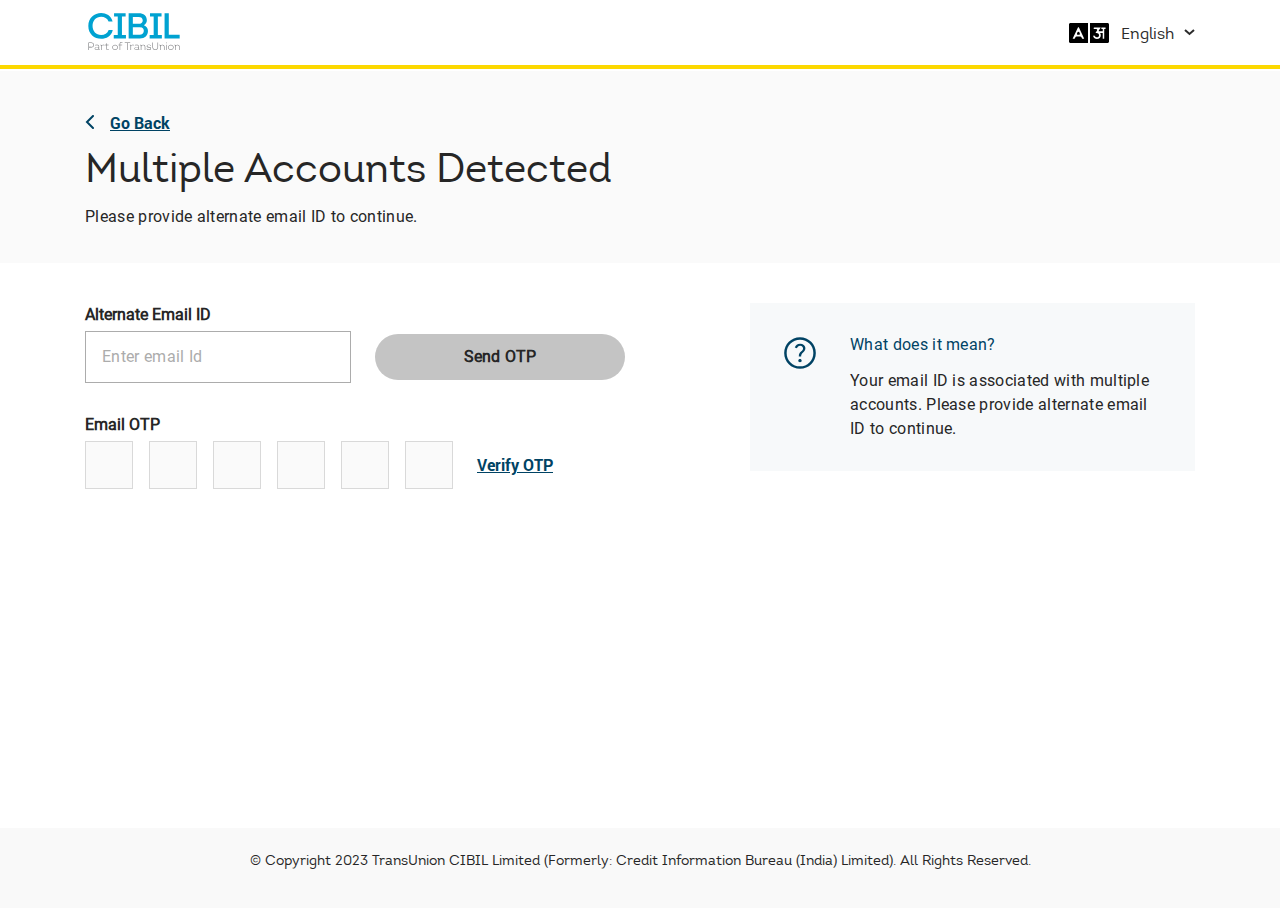
<file: duplicate-email.html>
<!DOCTYPE html>
<html lang="en">

    <head>
        <meta http-equiv="Content-Type" content="text/html; charset=UTF-8">

        <!-- Meta -->

        <meta http-equiv="X-UA-Compatible" content="IE=edge">
        <meta name="viewport" content="width=device-width, initial-scale=1,
            user-scalable=no, shrink-to-fit=no">
        <meta name="keywords" content="">
        <meta name="description" content="">
        <meta name="author" content="">

        <!-- Title  -->
        <title>Multiple Account Detected | Cibil</title>

        <!-- Favicon -->
        <link href="images/favicon.ico" rel="icon" type="image/x-icon" />


        <!-- Plugins -->
        <link rel="stylesheet" href="./css/bootstrap.min.css">

        <!-- Core Style Css -->
        <link rel="stylesheet" href="css/scss/main.css">

    </head>

    <body>
        <header>
            <!-- Nav -->
            <div class="container">
                <div class="header-wrap">

                    <div class="header-icon">
                        <a href="https://www.cibil.com/"><img src="./images/logo.svg" alt="logo" class="logo-img"></a>
                    </div>
                    <div class="header-nav desktop-view">
                        <ul class="nav-list">
                            <a class="header-list-item language-selector">
                                <svg width="40" height="20" viewBox="0 0 40 20" fill="none" xmlns="http://www.w3.org/2000/svg">
                                    <path d="M19 20H1.5C0.671562 20 0 19.3284 0 18.5V1.5C0 0.671562 0.671562 0 1.5 0H19V20ZM38.5 20H21V0H38.5C39.3284 0 40 0.671562 40 1.5V18.5C40 19.3284 39.3284 20 38.5 20Z" fill="#000" />
                                    <path d="M11.4026 13.392C11.7884 13.392 12.1398 13.614 12.3056 13.9623L12.8907 15.192C13.0565 15.5404 13.4079 15.7623 13.7937 15.7623H14.9394C15.0502 15.7623 15.1401 15.6725 15.1401 15.5616C15.1401 15.5323 15.1336 15.5034 15.1212 15.4768L10.0633 4.63828C9.94926 4.39396 9.70405 4.23779 9.43443 4.23779C9.16542 4.23779 8.92064 4.39327 8.8063 4.63678L3.71628 15.4766C3.70376 15.5033 3.69727 15.5324 3.69727 15.5619C3.69727 15.6726 3.78702 15.7623 3.89774 15.7623H5.05604C5.44389 15.7623 5.79675 15.5381 5.96143 15.1869L6.53332 13.9674C6.698 13.6163 7.05086 13.392 7.43871 13.392H11.4026ZM8.51572 9.30562C8.86644 8.50724 9.99971 8.50894 10.348 9.30837L10.8196 10.3906C11.1074 11.0511 10.6233 11.79 9.90282 11.79H8.95587C8.23407 11.79 7.75001 11.0487 8.04031 10.3879L8.51572 9.30562Z" fill="white" />
                                    <path d="M35.2234 6.00648L36.5465 6.00648V4.50708L32.3402 4.50708V6.00648L33.724 6.00648V8.29273H29.7642C29.6827 7.96488 29.7087 7.63337 29.9011 7.35942L31.6589 4.85677C31.685 4.81973 31.6989 4.77556 31.6989 4.73029C31.6989 4.60875 31.6004 4.51023 31.4789 4.51023H25.3272C24.9095 4.51023 24.5709 4.84881 24.5709 5.26647C24.5709 5.68413 24.9095 6.02271 25.3272 6.02271H27.231C28.0315 6.02271 28.5075 6.91637 28.0609 7.58066L26.6007 9.75255C26.5782 9.78603 26.5661 9.82545 26.5661 9.86579C26.5661 9.99781 26.6903 10.0946 26.8202 10.0713C28.3128 9.80448 30.0255 10.4048 30.0255 12.1853C30.0255 13.5207 29.1567 14.3253 27.8534 14.3253C26.9752 14.3253 26.3005 13.9832 25.9763 13.3201C25.7861 12.9312 25.4477 12.5875 25.0148 12.5875C24.5299 12.5875 24.1344 13.0021 24.2687 13.4681C24.7246 15.0498 26.1296 15.9504 27.8855 15.9504C30.3634 15.9504 31.7955 14.2609 31.7955 12.1692C31.7955 11.3523 31.5335 10.5549 31.0444 9.94668H33.724V15.7573H35.2234L35.2234 6.00648Z" fill="white" />
                                </svg>
                                <span>English</span>
                                <svg width="11" height="7" viewBox="0 0 11 7" fill="none" xmlns="http://www.w3.org/2000/svg">
                                    <path d="M1 1L5.5 5L10 1" stroke="#2C2C2C" stroke-width="2" />
                                </svg>
                                <div class="language-list">
                                    <p class="langauge-item active">English</p>
                                    <p class="langauge-item">हिन्दी (Hindi)</p>
                                </div>
                            </a>
                        </ul>
                    </div>
                    <div class="hamburger mobile-view">
                        <a href="javascript:void(0)" class="header-list-item-mobile language-selector mr-0"><svg xmlns="http://www.w3.org/2000/svg" width="24" height="24" viewBox="0 0 24 24" fill="none">
                                <path d="M9.34424 9.45022C9.69194 9.45022 10.0086 9.65024 10.158 9.9642L10.6854 11.0724C10.8348 11.3864 11.1515 11.5864 11.4992 11.5864H12.5317C12.6316 11.5864 12.7126 11.5054 12.7126 11.4055C12.7126 11.3791 12.7068 11.353 12.6956 11.329L8.13722 1.56112C8.03447 1.34093 7.81348 1.2002 7.5705 1.2002C7.32806 1.2002 7.10746 1.34032 7.00441 1.55977L2.41716 11.3289C2.40587 11.3529 2.40002 11.3792 2.40002 11.4057C2.40002 11.5055 2.48092 11.5864 2.5807 11.5864H3.62459C3.97412 11.5864 4.29213 11.3843 4.44054 11.0678L4.95595 9.96879C5.10436 9.65233 5.42237 9.45022 5.7719 9.45022H9.34424ZM6.74253 5.76745C7.05861 5.04793 8.07994 5.04946 8.39386 5.76993L8.81882 6.74525C9.0782 7.34054 8.64196 8.00647 7.99262 8.00647H7.13921C6.48871 8.00647 6.05246 7.33835 6.31408 6.74278L6.74253 5.76745Z" fill="#000" />
                                <path d="M20.4075 14.2673L21.6 14.2673V12.916L17.8091 12.916V14.2673L19.0562 14.2673V16.3277H15.4875C15.4141 16.0323 15.4375 15.7335 15.611 15.4866L17.1951 13.2312C17.2186 13.1978 17.2312 13.158 17.2312 13.1172C17.2312 13.0076 17.1424 12.9189 17.0328 12.9189H11.4888C11.1124 12.9189 10.8073 13.224 10.8073 13.6004C10.8073 13.9768 11.1124 14.2819 11.4888 14.2819H13.2046C13.926 14.2819 14.355 15.0873 13.9525 15.686L12.6365 17.6434C12.6162 17.6735 12.6054 17.7091 12.6054 17.7454C12.6054 17.8644 12.7173 17.9516 12.8344 17.9307C14.1795 17.6902 15.7231 18.2311 15.7231 19.8358C15.7231 21.0394 14.94 21.7644 13.7655 21.7644C12.9741 21.7644 12.366 21.4561 12.0738 20.8586C11.9024 20.508 11.5975 20.1983 11.2073 20.1983C10.7702 20.1983 10.4138 20.572 10.5349 20.9919C10.9458 22.4174 12.212 23.229 13.7945 23.229C16.0276 23.229 17.3182 21.7064 17.3182 19.8213C17.3182 19.0851 17.0821 18.3665 16.6413 17.8183H19.0562V23.055H20.4075L20.4075 14.2673Z" fill="#000" />
                                <path d="M15.502 4L14 5.87755M14 5.87755L15.502 7.37959M14 5.87755H16.1306C17.2352 5.87755 18.1306 6.77298 18.1306 7.87755V9.63265" stroke="#000" stroke-width="1.5" stroke-linecap="round" stroke-linejoin="round" />
                                <path d="M6.62857 19.6328L8.13062 17.7553M8.13062 17.7553L6.62857 16.2532M8.13062 17.7553L6 17.7553C4.89543 17.7553 4 16.8598 4 15.7553L4 14.0002" stroke="#000" stroke-width="1.5" stroke-linecap="round" stroke-linejoin="round" />
                            </svg></a>
                        <div class="language-list">
                            <p class="langauge-item active">English</p>
                            <p class="langauge-item">हिन्दी (Hindi)</p>
                        </div>
                    </div>
                </div>

            </div>
            <!-- Nav ends -->
        </header>
        <main class="main duplicate">
            <div class="remapping">
                <div class="remapping__header">
                    <div class="container">
                        <div class="back">
                            <a href="./index.html">
                                <svg xmlns="http://www.w3.org/2000/svg" width="9" height="14" viewBox="0 0 9 14" fill="none">
                                    <g clip-path="url(#clip0_1160_16768)">
                                        <path d="M8 1L2 7L8 13" stroke="#004364" stroke-width="2" stroke-linecap="round" />
                                    </g>
                                    <defs>
                                        <clipPath id="clip0_1160_16768">
                                            <rect width="9" height="14" fill="white" />
                                        </clipPath>
                                    </defs>
                                </svg>
                                <span>Go Back</span>
                            </a>
                        </div>
                        <h1 class="remapping__header-title">Multiple Accounts Detected</h1>
                        <p class="remapping__header-desc">Please provide alternate email ID to continue.</p>
                    </div>
                </div>
                <div class="container">
                    <div class="row">
                        <div class="col-lg-6">
                            <form class="form">
                                <!-- add "show" class to see error message -->
                                <div class="login__error">
                                    <svg xmlns="http://www.w3.org/2000/svg" width="21" height="21" viewBox="0 0 21 21" fill="none">
                                        <g clip-path="url(#clip0_1160_16843)">
                                            <path d="M10.5 21C16.2991 21 21 16.2991 21 10.5C21 4.70091 16.2991 5.06971e-07 10.5 0C4.70091 -5.06972e-07 5.06973e-07 4.70091 0 10.5C-5.0697e-07 16.2991 4.70091 21 10.5 21Z" fill="#D74025" />
                                            <path d="M10.4908 14C10.0813 14 9.73134 14.1495 9.43832 14.4461C9.14611 14.7435 9 15.0977 9 15.5104C9 15.9223 9.14932 16.274 9.44795 16.5647C9.74659 16.8555 10.1006 17 10.5092 17C10.9187 17 11.2695 16.8513 11.5617 16.5547C11.8531 16.2573 12 15.9023 12 15.4904C12 15.0785 11.8499 14.7268 11.5512 14.4353C11.2542 14.1445 10.9002 14 10.4908 14Z" fill="white" />
                                            <path d="M9 4H12V12H9V4Z" fill="white" />
                                        </g>
                                        <defs>
                                            <clipPath id="clip0_1160_16843">
                                                <rect width="21" height="21" fill="white" />
                                            </clipPath>
                                        </defs>
                                    </svg>
                                    <p>Sorry, the email ID is already in use</p>
                                </div>
                                <div class="form__group">
                                    <div class="form__labels">
                                        <label for="alternateEmail">Alternate Email ID</label>
                                    </div>
                                    <div class="inputAction">
                                        <input type="text" placeholder="Enter email Id" id="alternateEmail">
                                        <a href="javascript:void(0)" class="form__btn small" id="otpBtn">Send OTP</a>
                                    </div>

                                    <!-- add "show" class for display the error message -->
                                    <p class="form__error">Sorry, the email ID is already in use</p>
                                </div>
                                <div class="login__error">
                                    <svg xmlns="http://www.w3.org/2000/svg" width="21" height="21" viewBox="0 0 21 21" fill="none">
                                        <g clip-path="url(#clip0_1160_16843)">
                                            <path d="M10.5 21C16.2991 21 21 16.2991 21 10.5C21 4.70091 16.2991 5.06971e-07 10.5 0C4.70091 -5.06972e-07 5.06973e-07 4.70091 0 10.5C-5.0697e-07 16.2991 4.70091 21 10.5 21Z" fill="#D74025" />
                                            <path d="M10.4908 14C10.0813 14 9.73134 14.1495 9.43832 14.4461C9.14611 14.7435 9 15.0977 9 15.5104C9 15.9223 9.14932 16.274 9.44795 16.5647C9.74659 16.8555 10.1006 17 10.5092 17C10.9187 17 11.2695 16.8513 11.5617 16.5547C11.8531 16.2573 12 15.9023 12 15.4904C12 15.0785 11.8499 14.7268 11.5512 14.4353C11.2542 14.1445 10.9002 14 10.4908 14Z" fill="white" />
                                            <path d="M9 4H12V12H9V4Z" fill="white" />
                                        </g>
                                        <defs>
                                            <clipPath id="clip0_1160_16843">
                                                <rect width="21" height="21" fill="white" />
                                            </clipPath>
                                        </defs>
                                    </svg>
                                    <p>Incorrect email OTP, you have 1 more attempt remaining</p>
                                </div>
                                <div class="form__group">
                                    <div class="form__labels">
                                        <label for="emailOTP">Email OTP</label>
                                    </div>
                                    <div class="inputAction otp">
                                        <div class="input-container">
                                            <!-- remove  "disabled" from input, add class "error"  to otp-wrapper for wrong otp-->
                                            <div class="otp-wrapper mt-0">
                                                <input class="otp-input" type="tel" maxlength="1" data-index="0" autofocus="" disabled>
                                                <input class="otp-input" type="tel" maxlength="1" data-index="1" disabled>
                                                <input class="otp-input" type="tel" maxlength="1" data-index="2" disabled>
                                                <input class="otp-input" type="tel" maxlength="1" data-index="3" disabled>
                                                <input class="otp-input" type="tel" maxlength="1" data-index="4" disabled>
                                                <input class="otp-input" type="tel" maxlength="1" data-index="5" disabled>
                                            </div>
                                        </div>

                                        <!-- add class "disabled" to make it disabled -->
                                        <a href="javascript:void(0)" class="verifyLink">Verify OTP</a>
                                        <div class="verifiedStatus">
                                            <svg xmlns="http://www.w3.org/2000/svg" width="20" height="20" viewBox="0 0 20 20" fill="none">
                                                <g clip-path="url(#clip0_1160_17128)">
                                                    <path d="M10 20C15.5228 20 20 15.5228 20 10C20 4.47715 15.5228 0 10 0C4.47715 0 0 4.47715 0 10C0 15.5228 4.47715 20 10 20Z" fill="#008A00" />
                                                    <path d="M5.54688 9.87454L8.84071 13.3331L15.4284 6.41602" stroke="white" stroke-width="1.48222" />
                                                </g>
                                                <defs>
                                                    <clipPath id="clip0_1160_17128">
                                                        <rect width="20" height="20" fill="white" />
                                                    </clipPath>
                                                </defs>
                                            </svg>
                                            <p>Verified</p>
                                        </div>
                                    </div>
                                    <!-- add class "show" to display the message -->
                                    <label class="form__error">The OTP entered is incorrect. Please try again.</label>
                                </div>
                            </form>
                        </div>
                        <div class="col-lg-5 offset-lg-1">
                            <div class="remapping__info">
                                <div class="left">
                                    <svg xmlns="http://www.w3.org/2000/svg" width="40" height="40" viewBox="0 0 40 40" fill="none">
                                        <mask id="mask0_1858_20895" style="mask-type:alpha" maskUnits="userSpaceOnUse" x="0" y="0" width="40" height="40">
                                            <rect width="40" height="40" fill="#D9D9D9" />
                                        </mask>
                                        <g mask="url(#mask0_1858_20895)">
                                            <path d="M19.982 29.359C20.4578 29.359 20.8598 29.1947 21.1878 28.8661C21.5158 28.5375 21.6797 28.1353 21.6797 27.6594C21.6797 27.1835 21.5155 26.7816 21.1869 26.4536C20.8583 26.1256 20.456 25.9616 19.9802 25.9616C19.5043 25.9616 19.1023 26.1259 18.7744 26.4545C18.4464 26.783 18.2824 27.1853 18.2824 27.6612C18.2824 28.1371 18.4467 28.539 18.7752 28.867C19.1038 29.195 19.5061 29.359 19.982 29.359ZM18.8016 23.391H21.1477C21.1691 22.5705 21.2893 21.9151 21.5083 21.4247C21.7273 20.9343 22.2588 20.2842 23.1028 19.4744C23.8357 18.7415 24.3971 18.0647 24.7871 17.444C25.1771 16.8232 25.372 16.0902 25.372 15.2448C25.372 13.8103 24.8566 12.6897 23.8256 11.8831C22.7946 11.0765 21.5751 10.6732 20.167 10.6732C18.776 10.6732 17.6248 11.0444 16.7135 11.787C15.8021 12.5295 15.152 13.4039 14.7632 14.4103L16.9041 15.2692C17.1071 14.7158 17.4543 14.1768 17.9458 13.6523C18.4373 13.1277 19.167 12.8654 20.1349 12.8654C21.12 12.8654 21.8481 13.1352 22.3192 13.6747C22.7904 14.2143 23.026 14.8078 23.026 15.4552C23.026 16.0214 22.8646 16.5396 22.542 17.0097C22.2193 17.4797 21.808 17.9338 21.308 18.3719C20.214 19.359 19.5228 20.1464 19.2343 20.734C18.9458 21.3217 18.8016 22.2073 18.8016 23.391ZM20.0031 35.8333C17.8132 35.8333 15.7548 35.4178 13.8279 34.5867C11.901 33.7556 10.2249 32.6276 8.79949 31.2029C7.3741 29.7782 6.24567 28.1028 5.4142 26.1767C4.58273 24.2507 4.16699 22.1927 4.16699 20.0028C4.16699 17.8129 4.58255 15.7546 5.41366 13.8277C6.24477 11.9007 7.37269 10.2246 8.79741 8.79925C10.2222 7.37386 11.8976 6.24543 13.8236 5.41396C15.7496 4.58248 17.8076 4.16675 19.9975 4.16675C22.1874 4.16675 24.2458 4.5823 26.1727 5.41341C28.0996 6.24453 29.7757 7.37244 31.2011 8.79717C32.6265 10.2219 33.7549 11.8973 34.5864 13.8234C35.4178 15.7494 35.8336 17.8074 35.8336 19.9972C35.8336 22.1871 35.418 24.2455 34.5869 26.1724C33.7558 28.0993 32.6279 29.7755 31.2032 31.2008C29.7784 32.6262 28.103 33.7547 26.177 34.5861C24.2509 35.4176 22.193 35.8333 20.0031 35.8333ZM20.0003 33.3334C23.7225 33.3334 26.8753 32.0417 29.4586 29.4584C32.042 26.875 33.3336 23.7223 33.3336 20C33.3336 16.2778 32.042 13.125 29.4586 10.5417C26.8753 7.95837 23.7225 6.66671 20.0003 6.66671C16.2781 6.66671 13.1253 7.95837 10.542 10.5417C7.95862 13.125 6.66695 16.2778 6.66695 20C6.66695 23.7223 7.95862 26.875 10.542 29.4584C13.1253 32.0417 16.2781 33.3334 20.0003 33.3334Z" fill="#004364" />
                                        </g>
                                    </svg>
                                </div>
                                <div class="right">
                                    <p class="right-title">What does it mean?</p>
                                    <p class="right-desc">Your email ID is associated with multiple accounts. Please provide alternate email ID to continue.</p>
                                </div>
                            </div>
                        </div>
                    </div>
                </div>
            </div>
        </main>
        <footer class="login__footer">
            <p>&copy; Copyright 2023 TransUnion CIBIL Limited (Formerly: Credit Information Bureau (India) Limited). All Rights Reserved.</p>
        </footer>
        <div class="loadingModal">
            <div class="loadingModal__main">
                <svg xmlns="http://www.w3.org/2000/svg" width="75" height="78" viewBox="0 0 75 78" fill="none">
                    <g clip-path="url(#clip0_3559_24347)">
                        <circle cx="60.5" cy="18.5" r="9.5" fill="#00A6CA" />
                        <circle cx="39" cy="9" r="9" fill="#20B1D1" />
                        <circle cx="17.5" cy="18.5" r="8.5" fill="#40BCD7" />
                        <circle cx="8" cy="40" r="8" fill="#60C8DE" />
                        <circle cx="17.5" cy="61.5" r="7.5" fill="#7FD2E4" />
                        <circle cx="39" cy="71" r="7" fill="#9FDDEB" />
                        <circle cx="60.5" cy="61.5" r="6.5" fill="#BFE9F2" />
                        <circle cx="69" cy="40" r="6" fill="#DFF4F8" />
                    </g>
                    <defs>
                        <clipPath id="clip0_3559_24347">
                            <rect width="75" height="78" fill="white" />
                        </clipPath>
                    </defs>
                </svg>
            </div>
        </div>
        <div class="thankModal">
            <div class="thankModal-body">
                <a href="javascript:void(0)" class="close">
                    <svg xmlns="http://www.w3.org/2000/svg" width="26" height="26" viewBox="0 0 26 26" fill="none">
                        <circle cx="13" cy="13" r="13" fill="#DDDDDD" />
                        <path d="M8.41406 8.40527L17.5905 17.5817" stroke="#2C2C2C" />
                        <path d="M17.5859 8.4043L8.40947 17.5808" stroke="#2C2C2C" />
                    </svg>
                </a>
                <svg xmlns="http://www.w3.org/2000/svg" width="50" height="50" viewBox="0 0 50 50" fill="none">
                    <circle cx="25" cy="25" r="25" fill="#008A00" />
                    <path d="M12.5 25L20.8333 33.75L37.5 16.25" stroke="white" stroke-width="6" />
                </svg>
                <p class="thankModal-title">Thank You!</p>
                <p class="thankModal-desc">Your email ID has been updated successfully.</p>
                <a href="#" class="thankModal-btn">Proceed to Login</a>
            </div>
        </div>

        <!-- scrips -->

        <!-- jQuery -->
        <script src="js/jquery.min.js"></script>

        <!-- popper.min -->
        <script src="js/popper.min.js"></script>

        <!-- Plugins -->
        <script src="js/bootstrap.min.js"></script>


        <!-- custom scripts -->
        <script src="js/main.js"></script>

    </body>

</html>
</file>
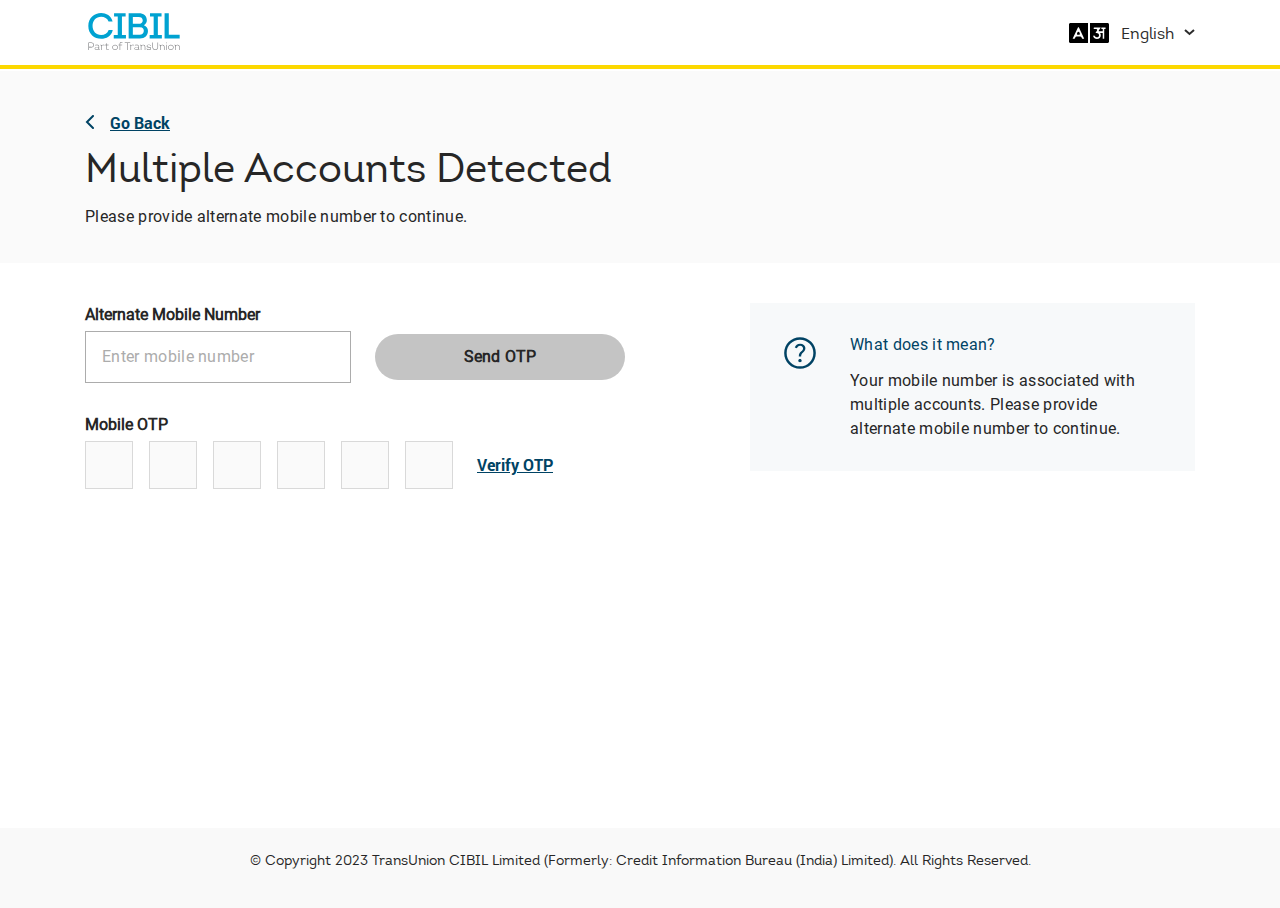
<file: duplicate-mobile.html>
<!DOCTYPE html>
<html lang="en">

    <head>
        <meta http-equiv="Content-Type" content="text/html; charset=UTF-8">

        <!-- Meta -->

        <meta http-equiv="X-UA-Compatible" content="IE=edge">
        <meta name="viewport" content="width=device-width, initial-scale=1,
            user-scalable=no, shrink-to-fit=no">
        <meta name="keywords" content="">
        <meta name="description" content="">
        <meta name="author" content="">

        <!-- Title  -->
        <title>Multiple Account Detected | Cibil</title>

        <!-- Favicon -->
        <link href="images/favicon.ico" rel="icon" type="image/x-icon" />


        <!-- Plugins -->
        <link rel="stylesheet" href="./css/bootstrap.min.css">

        <!-- Core Style Css -->
        <link rel="stylesheet" href="css/scss/main.css">

    </head>

    <body>
        <header>
            <!-- Nav -->
            <div class="container">
                <div class="header-wrap">

                    <div class="header-icon">
                        <a href="https://www.cibil.com/"><img src="./images/logo.svg" alt="logo" class="logo-img"></a>
                    </div>
                    <div class="header-nav desktop-view">
                        <ul class="nav-list">
                            <a class="header-list-item language-selector">
                                <svg width="40" height="20" viewBox="0 0 40 20" fill="none" xmlns="http://www.w3.org/2000/svg">
                                    <path d="M19 20H1.5C0.671562 20 0 19.3284 0 18.5V1.5C0 0.671562 0.671562 0 1.5 0H19V20ZM38.5 20H21V0H38.5C39.3284 0 40 0.671562 40 1.5V18.5C40 19.3284 39.3284 20 38.5 20Z" fill="#000" />
                                    <path d="M11.4026 13.392C11.7884 13.392 12.1398 13.614 12.3056 13.9623L12.8907 15.192C13.0565 15.5404 13.4079 15.7623 13.7937 15.7623H14.9394C15.0502 15.7623 15.1401 15.6725 15.1401 15.5616C15.1401 15.5323 15.1336 15.5034 15.1212 15.4768L10.0633 4.63828C9.94926 4.39396 9.70405 4.23779 9.43443 4.23779C9.16542 4.23779 8.92064 4.39327 8.8063 4.63678L3.71628 15.4766C3.70376 15.5033 3.69727 15.5324 3.69727 15.5619C3.69727 15.6726 3.78702 15.7623 3.89774 15.7623H5.05604C5.44389 15.7623 5.79675 15.5381 5.96143 15.1869L6.53332 13.9674C6.698 13.6163 7.05086 13.392 7.43871 13.392H11.4026ZM8.51572 9.30562C8.86644 8.50724 9.99971 8.50894 10.348 9.30837L10.8196 10.3906C11.1074 11.0511 10.6233 11.79 9.90282 11.79H8.95587C8.23407 11.79 7.75001 11.0487 8.04031 10.3879L8.51572 9.30562Z" fill="white" />
                                    <path d="M35.2234 6.00648L36.5465 6.00648V4.50708L32.3402 4.50708V6.00648L33.724 6.00648V8.29273H29.7642C29.6827 7.96488 29.7087 7.63337 29.9011 7.35942L31.6589 4.85677C31.685 4.81973 31.6989 4.77556 31.6989 4.73029C31.6989 4.60875 31.6004 4.51023 31.4789 4.51023H25.3272C24.9095 4.51023 24.5709 4.84881 24.5709 5.26647C24.5709 5.68413 24.9095 6.02271 25.3272 6.02271H27.231C28.0315 6.02271 28.5075 6.91637 28.0609 7.58066L26.6007 9.75255C26.5782 9.78603 26.5661 9.82545 26.5661 9.86579C26.5661 9.99781 26.6903 10.0946 26.8202 10.0713C28.3128 9.80448 30.0255 10.4048 30.0255 12.1853C30.0255 13.5207 29.1567 14.3253 27.8534 14.3253C26.9752 14.3253 26.3005 13.9832 25.9763 13.3201C25.7861 12.9312 25.4477 12.5875 25.0148 12.5875C24.5299 12.5875 24.1344 13.0021 24.2687 13.4681C24.7246 15.0498 26.1296 15.9504 27.8855 15.9504C30.3634 15.9504 31.7955 14.2609 31.7955 12.1692C31.7955 11.3523 31.5335 10.5549 31.0444 9.94668H33.724V15.7573H35.2234L35.2234 6.00648Z" fill="white" />
                                </svg>
                                <span>English</span>
                                <svg width="11" height="7" viewBox="0 0 11 7" fill="none" xmlns="http://www.w3.org/2000/svg">
                                    <path d="M1 1L5.5 5L10 1" stroke="#2C2C2C" stroke-width="2" />
                                </svg>
                                <div class="language-list">
                                    <p class="langauge-item active">English</p>
                                    <p class="langauge-item">हिन्दी (Hindi)</p>
                                </div>
                            </a>
                        </ul>
                    </div>
                    <div class="hamburger mobile-view">
                        <a href="javascript:void(0)" class="header-list-item-mobile language-selector mr-0"><svg xmlns="http://www.w3.org/2000/svg" width="24" height="24" viewBox="0 0 24 24" fill="none">
                                <path d="M9.34424 9.45022C9.69194 9.45022 10.0086 9.65024 10.158 9.9642L10.6854 11.0724C10.8348 11.3864 11.1515 11.5864 11.4992 11.5864H12.5317C12.6316 11.5864 12.7126 11.5054 12.7126 11.4055C12.7126 11.3791 12.7068 11.353 12.6956 11.329L8.13722 1.56112C8.03447 1.34093 7.81348 1.2002 7.5705 1.2002C7.32806 1.2002 7.10746 1.34032 7.00441 1.55977L2.41716 11.3289C2.40587 11.3529 2.40002 11.3792 2.40002 11.4057C2.40002 11.5055 2.48092 11.5864 2.5807 11.5864H3.62459C3.97412 11.5864 4.29213 11.3843 4.44054 11.0678L4.95595 9.96879C5.10436 9.65233 5.42237 9.45022 5.7719 9.45022H9.34424ZM6.74253 5.76745C7.05861 5.04793 8.07994 5.04946 8.39386 5.76993L8.81882 6.74525C9.0782 7.34054 8.64196 8.00647 7.99262 8.00647H7.13921C6.48871 8.00647 6.05246 7.33835 6.31408 6.74278L6.74253 5.76745Z" fill="#000" />
                                <path d="M20.4075 14.2673L21.6 14.2673V12.916L17.8091 12.916V14.2673L19.0562 14.2673V16.3277H15.4875C15.4141 16.0323 15.4375 15.7335 15.611 15.4866L17.1951 13.2312C17.2186 13.1978 17.2312 13.158 17.2312 13.1172C17.2312 13.0076 17.1424 12.9189 17.0328 12.9189H11.4888C11.1124 12.9189 10.8073 13.224 10.8073 13.6004C10.8073 13.9768 11.1124 14.2819 11.4888 14.2819H13.2046C13.926 14.2819 14.355 15.0873 13.9525 15.686L12.6365 17.6434C12.6162 17.6735 12.6054 17.7091 12.6054 17.7454C12.6054 17.8644 12.7173 17.9516 12.8344 17.9307C14.1795 17.6902 15.7231 18.2311 15.7231 19.8358C15.7231 21.0394 14.94 21.7644 13.7655 21.7644C12.9741 21.7644 12.366 21.4561 12.0738 20.8586C11.9024 20.508 11.5975 20.1983 11.2073 20.1983C10.7702 20.1983 10.4138 20.572 10.5349 20.9919C10.9458 22.4174 12.212 23.229 13.7945 23.229C16.0276 23.229 17.3182 21.7064 17.3182 19.8213C17.3182 19.0851 17.0821 18.3665 16.6413 17.8183H19.0562V23.055H20.4075L20.4075 14.2673Z" fill="#000" />
                                <path d="M15.502 4L14 5.87755M14 5.87755L15.502 7.37959M14 5.87755H16.1306C17.2352 5.87755 18.1306 6.77298 18.1306 7.87755V9.63265" stroke="#000" stroke-width="1.5" stroke-linecap="round" stroke-linejoin="round" />
                                <path d="M6.62857 19.6328L8.13062 17.7553M8.13062 17.7553L6.62857 16.2532M8.13062 17.7553L6 17.7553C4.89543 17.7553 4 16.8598 4 15.7553L4 14.0002" stroke="#000" stroke-width="1.5" stroke-linecap="round" stroke-linejoin="round" />
                            </svg></a>
                        <div class="language-list">
                            <p class="langauge-item active">English</p>
                            <p class="langauge-item">हिन्दी (Hindi)</p>
                        </div>
                    </div>
                </div>

            </div>
            <!-- Nav ends -->
        </header>
        <main class="main duplicate">
            <div class="remapping">
                <div class="remapping__header">
                    <div class="container">
                        <div class="back">
                            <a href="./index.html">
                                <svg xmlns="http://www.w3.org/2000/svg" width="9" height="14" viewBox="0 0 9 14" fill="none">
                                    <g clip-path="url(#clip0_1160_16768)">
                                        <path d="M8 1L2 7L8 13" stroke="#004364" stroke-width="2" stroke-linecap="round" />
                                    </g>
                                    <defs>
                                        <clipPath id="clip0_1160_16768">
                                            <rect width="9" height="14" fill="white" />
                                        </clipPath>
                                    </defs>
                                </svg>
                                <span>Go Back</span>
                            </a>
                        </div>
                        <h1 class="remapping__header-title">Multiple Accounts Detected</h1>
                        <p class="remapping__header-desc">Please provide alternate mobile number to continue.</p>
                    </div>
                </div>
                <div class="container">
                    <div class="row">
                        <div class="col-lg-6">
                            <form class="form">
                                <!-- add "show" class to see error message -->
                                <div class="login__error">
                                    <svg xmlns="http://www.w3.org/2000/svg" width="21" height="21" viewBox="0 0 21 21" fill="none">
                                        <g clip-path="url(#clip0_1160_16843)">
                                            <path d="M10.5 21C16.2991 21 21 16.2991 21 10.5C21 4.70091 16.2991 5.06971e-07 10.5 0C4.70091 -5.06972e-07 5.06973e-07 4.70091 0 10.5C-5.0697e-07 16.2991 4.70091 21 10.5 21Z" fill="#D74025" />
                                            <path d="M10.4908 14C10.0813 14 9.73134 14.1495 9.43832 14.4461C9.14611 14.7435 9 15.0977 9 15.5104C9 15.9223 9.14932 16.274 9.44795 16.5647C9.74659 16.8555 10.1006 17 10.5092 17C10.9187 17 11.2695 16.8513 11.5617 16.5547C11.8531 16.2573 12 15.9023 12 15.4904C12 15.0785 11.8499 14.7268 11.5512 14.4353C11.2542 14.1445 10.9002 14 10.4908 14Z" fill="white" />
                                            <path d="M9 4H12V12H9V4Z" fill="white" />
                                        </g>
                                        <defs>
                                            <clipPath id="clip0_1160_16843">
                                                <rect width="21" height="21" fill="white" />
                                            </clipPath>
                                        </defs>
                                    </svg>
                                    <p>Sorry, the mobile number is already in use</p>
                                </div>
                                <div class="form__group">
                                    <div class="form__labels">
                                        <label for="alternateEmail">Alternate Mobile Number</label>
                                    </div>
                                    <div class="inputAction">
                                        <input type="text" placeholder="Enter mobile number" id="alternateEmail">
                                        <a href="javascript:void(0)" class="form__btn small" id="otpBtn">Send OTP</a>
                                    </div>

                                    <!-- add "show" class for display the error message -->
                                    <p class="form__error">Sorry, the mobile number is already in use</p>
                                </div>
                                <div class="login__error">
                                    <svg xmlns="http://www.w3.org/2000/svg" width="21" height="21" viewBox="0 0 21 21" fill="none">
                                        <g clip-path="url(#clip0_1160_16843)">
                                            <path d="M10.5 21C16.2991 21 21 16.2991 21 10.5C21 4.70091 16.2991 5.06971e-07 10.5 0C4.70091 -5.06972e-07 5.06973e-07 4.70091 0 10.5C-5.0697e-07 16.2991 4.70091 21 10.5 21Z" fill="#D74025" />
                                            <path d="M10.4908 14C10.0813 14 9.73134 14.1495 9.43832 14.4461C9.14611 14.7435 9 15.0977 9 15.5104C9 15.9223 9.14932 16.274 9.44795 16.5647C9.74659 16.8555 10.1006 17 10.5092 17C10.9187 17 11.2695 16.8513 11.5617 16.5547C11.8531 16.2573 12 15.9023 12 15.4904C12 15.0785 11.8499 14.7268 11.5512 14.4353C11.2542 14.1445 10.9002 14 10.4908 14Z" fill="white" />
                                            <path d="M9 4H12V12H9V4Z" fill="white" />
                                        </g>
                                        <defs>
                                            <clipPath id="clip0_1160_16843">
                                                <rect width="21" height="21" fill="white" />
                                            </clipPath>
                                        </defs>
                                    </svg>
                                    <p>Incorrect email OTP, you have 1 more attempt remaining</p>
                                </div>
                                <div class="form__group">
                                    <div class="form__labels">
                                        <label for="emailOTP">Mobile OTP</label>
                                    </div>
                                    <div class="inputAction otp">
                                        <div class="input-container">
                                            <!-- remove  "disabled" from input, add class "error"  to otp-wrapper for wrong otp-->
                                            <div class="otp-wrapper mt-0">
                                                <input class="otp-input" type="tel" maxlength="1" data-index="0" autofocus="" disabled>
                                                <input class="otp-input" type="tel" maxlength="1" data-index="1" disabled>
                                                <input class="otp-input" type="tel" maxlength="1" data-index="2" disabled>
                                                <input class="otp-input" type="tel" maxlength="1" data-index="3" disabled>
                                                <input class="otp-input" type="tel" maxlength="1" data-index="4" disabled>
                                                <input class="otp-input" type="tel" maxlength="1" data-index="5" disabled>
                                            </div>
                                        </div>

                                        <!-- add class "disabled" to make it disabled -->
                                        <a href="javascript:void(0)" class="verifyLink">Verify OTP</a>
                                        <div class="verifiedStatus">
                                            <svg xmlns="http://www.w3.org/2000/svg" width="20" height="20" viewBox="0 0 20 20" fill="none">
                                                <g clip-path="url(#clip0_1160_17128)">
                                                    <path d="M10 20C15.5228 20 20 15.5228 20 10C20 4.47715 15.5228 0 10 0C4.47715 0 0 4.47715 0 10C0 15.5228 4.47715 20 10 20Z" fill="#008A00" />
                                                    <path d="M5.54688 9.87454L8.84071 13.3331L15.4284 6.41602" stroke="white" stroke-width="1.48222" />
                                                </g>
                                                <defs>
                                                    <clipPath id="clip0_1160_17128">
                                                        <rect width="20" height="20" fill="white" />
                                                    </clipPath>
                                                </defs>
                                            </svg>
                                            <p>Verified</p>
                                        </div>
                                    </div>
                                    <!-- add class "show" to display the message -->
                                    <label class="form__error">The OTP entered is incorrect. Please try again.</label>
                                </div>
                            </form>
                        </div>
                        <div class="col-lg-5 offset-lg-1">
                            <div class="remapping__info">
                                <div class="left">
                                    <svg xmlns="http://www.w3.org/2000/svg" width="40" height="40" viewBox="0 0 40 40" fill="none">
                                        <mask id="mask0_1858_20919" style="mask-type:alpha" maskUnits="userSpaceOnUse" x="0" y="0" width="40" height="40">
                                            <rect width="40" height="40" fill="#D9D9D9" />
                                        </mask>
                                        <g mask="url(#mask0_1858_20919)">
                                            <path d="M19.981 29.3587C20.4569 29.3587 20.8588 29.1944 21.1868 28.8658C21.5148 28.5373 21.6788 28.135 21.6788 27.6591C21.6788 27.1832 21.5145 26.7813 21.1859 26.4533C20.8573 26.1253 20.4551 25.9613 19.9792 25.9613C19.5033 25.9613 19.1014 26.1256 18.7734 26.4542C18.4454 26.7828 18.2814 27.185 18.2814 27.6609C18.2814 28.1368 18.4457 28.5388 18.7743 28.8668C19.1028 29.1947 19.5051 29.3587 19.981 29.3587ZM18.8006 23.3908H21.1467C21.1681 22.5703 21.2883 21.9149 21.5073 21.4245C21.7263 20.9341 22.2578 20.284 23.1019 19.4742C23.8347 18.7413 24.3962 18.0644 24.7861 17.4437C25.1761 16.823 25.3711 16.0899 25.3711 15.2446C25.3711 13.8101 24.8556 12.6895 23.8246 11.8828C22.7937 11.0762 21.5741 10.6729 20.166 10.6729C18.775 10.6729 17.6238 11.0442 16.7125 11.7867C15.8012 12.5292 15.1511 13.4037 14.7622 14.41L16.9031 15.269C17.1061 14.7156 17.4534 14.1766 17.9448 13.652C18.4363 13.1275 19.166 12.8652 20.1339 12.8652C21.119 12.8652 21.8471 13.1349 22.3182 13.6745C22.7894 14.214 23.025 14.8075 23.025 15.455C23.025 16.0212 22.8636 16.5393 22.541 17.0094C22.2183 17.4795 21.807 17.9336 21.307 18.3716C20.213 19.3588 19.5218 20.1462 19.2333 20.7338C18.9448 21.3214 18.8006 22.2071 18.8006 23.3908ZM20.0021 35.8331C17.8122 35.8331 15.7538 35.4175 13.8269 34.5864C11.9 33.7553 10.2239 32.6274 8.79852 31.2027C7.37313 29.7779 6.2447 28.1025 5.41322 26.1765C4.58175 24.2504 4.16602 22.1925 4.16602 20.0026C4.16602 17.8127 4.58157 15.7543 5.41268 13.8274C6.24379 11.9005 7.37171 10.2244 8.79643 8.799C10.2212 7.37361 11.8966 6.24518 13.8226 5.41371C15.7487 4.58224 17.8066 4.1665 19.9965 4.1665C22.1864 4.1665 24.2448 4.58206 26.1717 5.41317C28.0986 6.24428 29.7747 7.3722 31.2001 8.79692C32.6255 10.2217 33.7539 11.8971 34.5854 13.8231C35.4169 15.7492 35.8326 17.8071 35.8326 19.997C35.8326 22.1869 35.417 24.2453 34.5859 26.1722C33.7548 28.0991 32.6269 29.7752 31.2022 31.2006C29.7774 32.626 28.102 33.7544 26.176 34.5859C24.2499 35.4174 22.192 35.8331 20.0021 35.8331ZM19.9993 33.3331C23.7215 33.3331 26.8743 32.0415 29.4576 29.4581C32.041 26.8748 33.3326 23.722 33.3326 19.9998C33.3326 16.2776 32.041 13.1248 29.4576 10.5415C26.8743 7.95813 23.7215 6.66646 19.9993 6.66646C16.2771 6.66646 13.1243 7.95813 10.541 10.5415C7.95764 13.1248 6.66597 16.2776 6.66597 19.9998C6.66597 23.722 7.95764 26.8748 10.541 29.4581C13.1243 32.0415 16.2771 33.3331 19.9993 33.3331Z" fill="#004364" />
                                        </g>
                                    </svg>
                                </div>
                                <div class="right">
                                    <p class="right-title">What does it mean?</p>
                                    <p class="right-desc">Your mobile number is associated with multiple accounts. Please provide alternate mobile number to continue.</p>
                                </div>
                            </div>
                        </div>
                    </div>
                </div>
            </div>
        </main>
        <footer class="login__footer">
            <p>&copy; Copyright 2023 TransUnion CIBIL Limited (Formerly: Credit Information Bureau (India) Limited). All Rights Reserved.</p>
        </footer>
        <div class="loadingModal">
            <div class="loadingModal__main">
                <svg xmlns="http://www.w3.org/2000/svg" width="75" height="78" viewBox="0 0 75 78" fill="none">
                    <g clip-path="url(#clip0_3559_24347)">
                        <circle cx="60.5" cy="18.5" r="9.5" fill="#00A6CA" />
                        <circle cx="39" cy="9" r="9" fill="#20B1D1" />
                        <circle cx="17.5" cy="18.5" r="8.5" fill="#40BCD7" />
                        <circle cx="8" cy="40" r="8" fill="#60C8DE" />
                        <circle cx="17.5" cy="61.5" r="7.5" fill="#7FD2E4" />
                        <circle cx="39" cy="71" r="7" fill="#9FDDEB" />
                        <circle cx="60.5" cy="61.5" r="6.5" fill="#BFE9F2" />
                        <circle cx="69" cy="40" r="6" fill="#DFF4F8" />
                    </g>
                    <defs>
                        <clipPath id="clip0_3559_24347">
                            <rect width="75" height="78" fill="white" />
                        </clipPath>
                    </defs>
                </svg>
            </div>
        </div>
        <div class="thankModal">
            <div class="thankModal-body">
                <a href="javascript:void(0)" class="close">
                    <svg xmlns="http://www.w3.org/2000/svg" width="26" height="26" viewBox="0 0 26 26" fill="none">
                        <circle cx="13" cy="13" r="13" fill="#DDDDDD" />
                        <path d="M8.41406 8.40527L17.5905 17.5817" stroke="#2C2C2C" />
                        <path d="M17.5859 8.4043L8.40947 17.5808" stroke="#2C2C2C" />
                    </svg>
                </a>
                <svg xmlns="http://www.w3.org/2000/svg" width="50" height="50" viewBox="0 0 50 50" fill="none">
                    <circle cx="25" cy="25" r="25" fill="#008A00" />
                    <path d="M12.5 25L20.8333 33.75L37.5 16.25" stroke="white" stroke-width="6" />
                </svg>
                <p class="thankModal-title">Thank You!</p>
                <p class="thankModal-desc">Your mobile number has been updated successfully.</p>
                <a href="#" class="thankModal-btn">Proceed to Login</a>
            </div>
        </div>

        <!-- scrips -->

        <!-- jQuery -->
        <script src="js/jquery.min.js"></script>

        <!-- popper.min -->
        <script src="js/popper.min.js"></script>

        <!-- Plugins -->
        <script src="js/bootstrap.min.js"></script>


        <!-- custom scripts -->
        <script src="js/main.js"></script>

    </body>

</html>
</file>
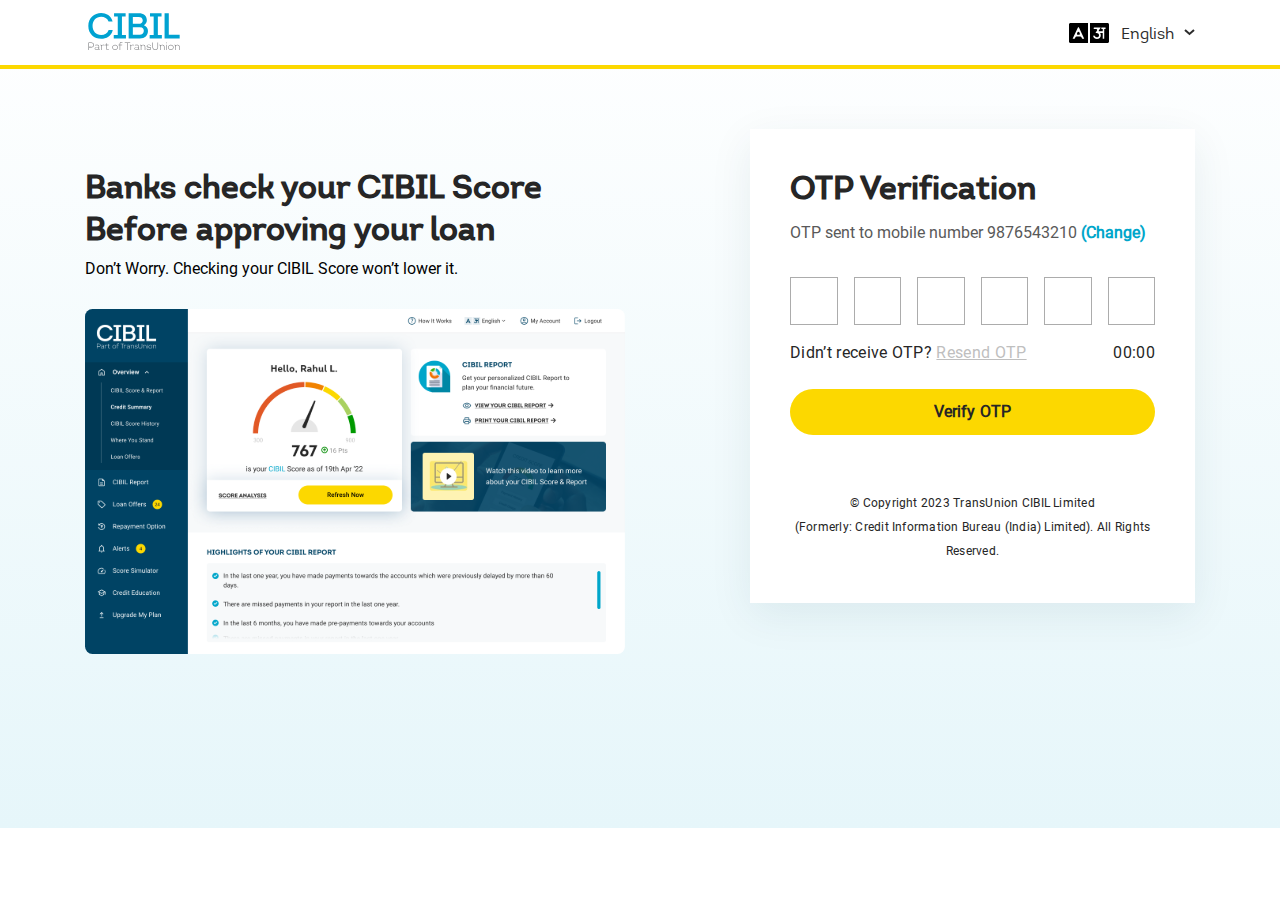
<file: login/otp.html>
<!DOCTYPE html>
<html lang="en">

    <head>
        <meta http-equiv="Content-Type" content="text/html; charset=UTF-8">

        <!-- Meta -->

        <meta http-equiv="X-UA-Compatible" content="IE=edge">
        <meta name="viewport" content="width=device-width, initial-scale=1,
            user-scalable=no, shrink-to-fit=no">
        <meta name="keywords" content="">
        <meta name="description" content="">
        <meta name="author" content="">

        <!-- Title  -->
        <title>OTP Verification | Cibil</title>

        <!-- Favicon -->
        <link href="images/favicon.ico" rel="icon" type="image/x-icon" />


        <!-- Plugins -->
        <link rel="stylesheet" href="./../css/bootstrap.min.css">

        <!-- Core Style Css -->
        <link rel="stylesheet" href="./../css/scss/main.css">

    </head>

    <body>
        <header>
            <!-- Nav -->
            <div class="container">
                <div class="header-wrap">

                    <div class="header-icon">
                        <a href="https://www.cibil.com/"><img src="./../images/logo.svg" alt="logo" class="logo-img"></a>
                    </div>
                    <div class="header-nav desktop-view">
                        <ul class="nav-list">
                            <a class="header-list-item language-selector">
                                <svg width="40" height="20" viewBox="0 0 40 20" fill="none" xmlns="http://www.w3.org/2000/svg">
                                    <path d="M19 20H1.5C0.671562 20 0 19.3284 0 18.5V1.5C0 0.671562 0.671562 0 1.5 0H19V20ZM38.5 20H21V0H38.5C39.3284 0 40 0.671562 40 1.5V18.5C40 19.3284 39.3284 20 38.5 20Z" fill="#000" />
                                    <path d="M11.4026 13.392C11.7884 13.392 12.1398 13.614 12.3056 13.9623L12.8907 15.192C13.0565 15.5404 13.4079 15.7623 13.7937 15.7623H14.9394C15.0502 15.7623 15.1401 15.6725 15.1401 15.5616C15.1401 15.5323 15.1336 15.5034 15.1212 15.4768L10.0633 4.63828C9.94926 4.39396 9.70405 4.23779 9.43443 4.23779C9.16542 4.23779 8.92064 4.39327 8.8063 4.63678L3.71628 15.4766C3.70376 15.5033 3.69727 15.5324 3.69727 15.5619C3.69727 15.6726 3.78702 15.7623 3.89774 15.7623H5.05604C5.44389 15.7623 5.79675 15.5381 5.96143 15.1869L6.53332 13.9674C6.698 13.6163 7.05086 13.392 7.43871 13.392H11.4026ZM8.51572 9.30562C8.86644 8.50724 9.99971 8.50894 10.348 9.30837L10.8196 10.3906C11.1074 11.0511 10.6233 11.79 9.90282 11.79H8.95587C8.23407 11.79 7.75001 11.0487 8.04031 10.3879L8.51572 9.30562Z" fill="white" />
                                    <path d="M35.2234 6.00648L36.5465 6.00648V4.50708L32.3402 4.50708V6.00648L33.724 6.00648V8.29273H29.7642C29.6827 7.96488 29.7087 7.63337 29.9011 7.35942L31.6589 4.85677C31.685 4.81973 31.6989 4.77556 31.6989 4.73029C31.6989 4.60875 31.6004 4.51023 31.4789 4.51023H25.3272C24.9095 4.51023 24.5709 4.84881 24.5709 5.26647C24.5709 5.68413 24.9095 6.02271 25.3272 6.02271H27.231C28.0315 6.02271 28.5075 6.91637 28.0609 7.58066L26.6007 9.75255C26.5782 9.78603 26.5661 9.82545 26.5661 9.86579C26.5661 9.99781 26.6903 10.0946 26.8202 10.0713C28.3128 9.80448 30.0255 10.4048 30.0255 12.1853C30.0255 13.5207 29.1567 14.3253 27.8534 14.3253C26.9752 14.3253 26.3005 13.9832 25.9763 13.3201C25.7861 12.9312 25.4477 12.5875 25.0148 12.5875C24.5299 12.5875 24.1344 13.0021 24.2687 13.4681C24.7246 15.0498 26.1296 15.9504 27.8855 15.9504C30.3634 15.9504 31.7955 14.2609 31.7955 12.1692C31.7955 11.3523 31.5335 10.5549 31.0444 9.94668H33.724V15.7573H35.2234L35.2234 6.00648Z" fill="white" />
                                </svg>
                                <span>English</span>
                                <svg width="11" height="7" viewBox="0 0 11 7" fill="none" xmlns="http://www.w3.org/2000/svg">
                                    <path d="M1 1L5.5 5L10 1" stroke="#2C2C2C" stroke-width="2" />
                                </svg>
                                <div class="language-list">
                                    <p class="langauge-item active">English</p>
                                    <p class="langauge-item">हिन्दी (Hindi)</p>
                                </div>
                            </a>
                        </ul>
                    </div>
                    <div class="hamburger mobile-view">
                        <a href="javascript:void(0)" class="header-list-item-mobile language-selector mr-0"><svg xmlns="http://www.w3.org/2000/svg" width="24" height="24" viewBox="0 0 24 24" fill="none">
                                <path d="M9.34424 9.45022C9.69194 9.45022 10.0086 9.65024 10.158 9.9642L10.6854 11.0724C10.8348 11.3864 11.1515 11.5864 11.4992 11.5864H12.5317C12.6316 11.5864 12.7126 11.5054 12.7126 11.4055C12.7126 11.3791 12.7068 11.353 12.6956 11.329L8.13722 1.56112C8.03447 1.34093 7.81348 1.2002 7.5705 1.2002C7.32806 1.2002 7.10746 1.34032 7.00441 1.55977L2.41716 11.3289C2.40587 11.3529 2.40002 11.3792 2.40002 11.4057C2.40002 11.5055 2.48092 11.5864 2.5807 11.5864H3.62459C3.97412 11.5864 4.29213 11.3843 4.44054 11.0678L4.95595 9.96879C5.10436 9.65233 5.42237 9.45022 5.7719 9.45022H9.34424ZM6.74253 5.76745C7.05861 5.04793 8.07994 5.04946 8.39386 5.76993L8.81882 6.74525C9.0782 7.34054 8.64196 8.00647 7.99262 8.00647H7.13921C6.48871 8.00647 6.05246 7.33835 6.31408 6.74278L6.74253 5.76745Z" fill="#000" />
                                <path d="M20.4075 14.2673L21.6 14.2673V12.916L17.8091 12.916V14.2673L19.0562 14.2673V16.3277H15.4875C15.4141 16.0323 15.4375 15.7335 15.611 15.4866L17.1951 13.2312C17.2186 13.1978 17.2312 13.158 17.2312 13.1172C17.2312 13.0076 17.1424 12.9189 17.0328 12.9189H11.4888C11.1124 12.9189 10.8073 13.224 10.8073 13.6004C10.8073 13.9768 11.1124 14.2819 11.4888 14.2819H13.2046C13.926 14.2819 14.355 15.0873 13.9525 15.686L12.6365 17.6434C12.6162 17.6735 12.6054 17.7091 12.6054 17.7454C12.6054 17.8644 12.7173 17.9516 12.8344 17.9307C14.1795 17.6902 15.7231 18.2311 15.7231 19.8358C15.7231 21.0394 14.94 21.7644 13.7655 21.7644C12.9741 21.7644 12.366 21.4561 12.0738 20.8586C11.9024 20.508 11.5975 20.1983 11.2073 20.1983C10.7702 20.1983 10.4138 20.572 10.5349 20.9919C10.9458 22.4174 12.212 23.229 13.7945 23.229C16.0276 23.229 17.3182 21.7064 17.3182 19.8213C17.3182 19.0851 17.0821 18.3665 16.6413 17.8183H19.0562V23.055H20.4075L20.4075 14.2673Z" fill="#000" />
                                <path d="M15.502 4L14 5.87755M14 5.87755L15.502 7.37959M14 5.87755H16.1306C17.2352 5.87755 18.1306 6.77298 18.1306 7.87755V9.63265" stroke="#000" stroke-width="1.5" stroke-linecap="round" stroke-linejoin="round" />
                                <path d="M6.62857 19.6328L8.13062 17.7553M8.13062 17.7553L6.62857 16.2532M8.13062 17.7553L6 17.7553C4.89543 17.7553 4 16.8598 4 15.7553L4 14.0002" stroke="#000" stroke-width="1.5" stroke-linecap="round" stroke-linejoin="round" />
                            </svg></a>
                        <div class="language-list">
                            <p class="langauge-item active">English</p>
                            <p class="langauge-item">हिन्दी (Hindi)</p>
                        </div>
                    </div>
                </div>

            </div>
            <!-- Nav ends -->
        </header>
        <main class="main mobile">
            <div class="container">
                <div class="row">
                    <div class="col-md-6 d-lg-block d-none">
                        <div class="main__left">
                            <h1 class="main__title">Banks check your CIBIL Score Before approving your loan</h1>
                            <p class="main__desc">Don’t Worry. Checking your CIBIL Score won’t lower it.</p>
                            <img class="img-fluid main__image" src="./../images/mobile-banner.svg" alt="login banner">
                        </div>
                    </div>
                    <div class="col-lg-5 offset-lg-1 col-md-12 col-12">
                        <div class="main__right">
                            <p class="login__title">OTP Verification</p>
                            <p class="login__desc">OTP sent to mobile number 9876543210 <a href="#">(Change)</a></p>
                            <form class="form">
                                <div class="input-container">
                                    <!-- add class "error"  to otp-wrapper for wrong otp-->
                                    <div class="otp-wrapper justify-content-center mt-0">
                                        <input class="otp-input" type="tel" maxlength="1" data-index="0" autofocus="">
                                        <input class="otp-input" type="tel" maxlength="1" data-index="1">
                                        <input class="otp-input" type="tel" maxlength="1" data-index="2">
                                        <input class="otp-input" type="tel" maxlength="1" data-index="3">
                                        <input class="otp-input" type="tel" maxlength="1" data-index="4">
                                        <input class="otp-input" type="tel" maxlength="1" data-index="5">
                                    </div>

                                    <!-- add class "show" to display the message -->
                                    <label class="form__error">The OTP entered is incorrect. Please try again.</label>
                                </div>
                                <div class="form__extra resendOtp d-flex align-items-center justify-content-between">
                                    <p>Didn’t receive OTP? <a href="#" class="resend disabled">Resend OTP</a></p>
                                    <span id="countOtp">00:00</span>
                                </div>
                                <!-- add disabled class to "disable" button -->
                                <a href="#" class="form__btn mt-24">Verify OTP</a>
                            </form>
                            <p class="copy">© Copyright 2023 TransUnion CIBIL Limited <br />(Formerly: Credit Information Bureau (India) Limited). All Rights Reserved.</p>
                        </div>
                    </div>
                </div>
            </div>
        </main>

        <!-- scrips -->

        <!-- jQuery -->
        <script src="../js/jquery.min.js"></script>

        <!-- popper.min -->
        <script src="../js/popper.min.js"></script>

        <!-- Plugins -->
        <script src="../js/bootstrap.min.js"></script>


        <!-- custom scripts -->
        <script src="../js/main.js"></script>

    </body>

</html>
</file>
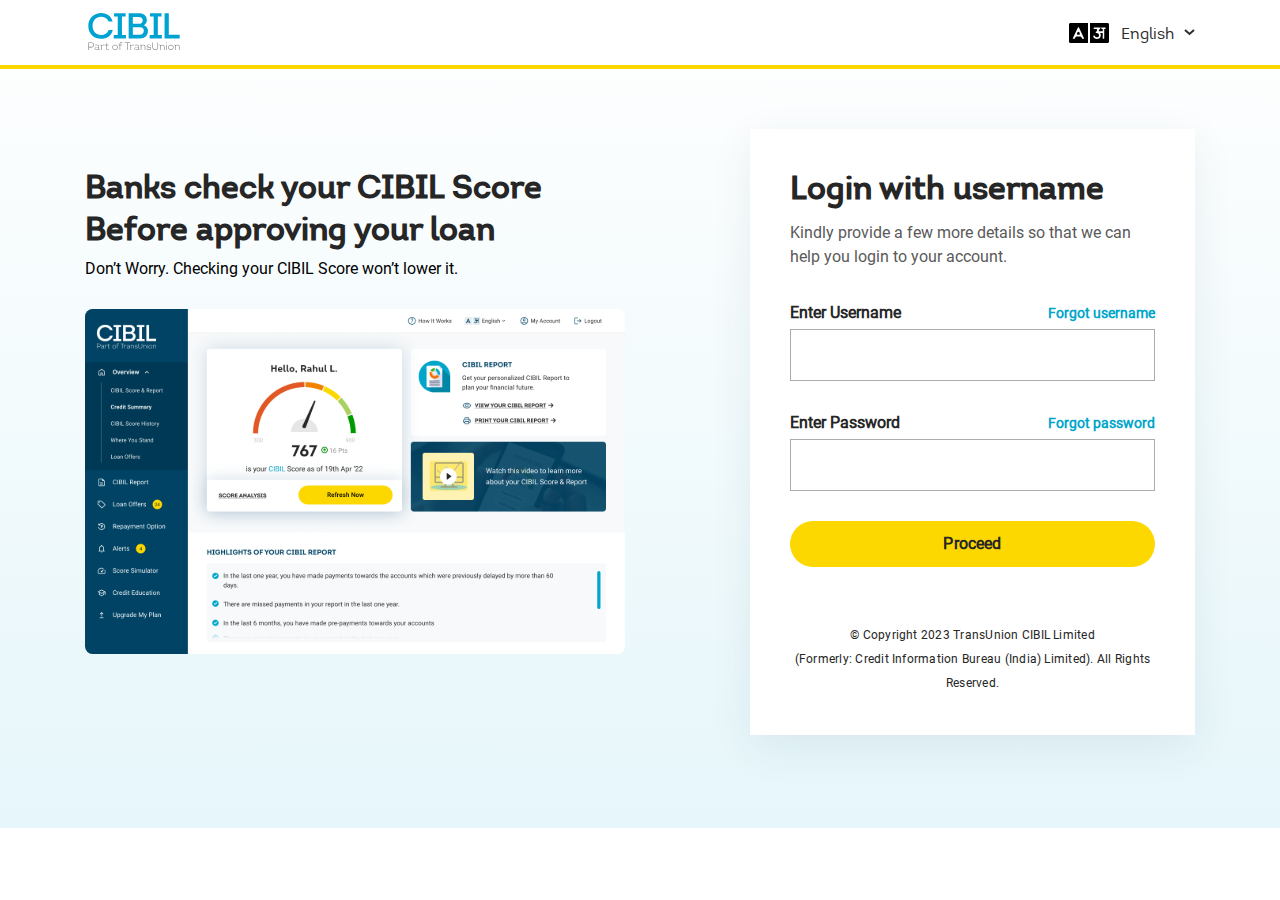
<file: login/username.html>
<!DOCTYPE html>
<html lang="en">

    <head>
        <meta http-equiv="Content-Type" content="text/html; charset=UTF-8">

        <!-- Meta -->

        <meta http-equiv="X-UA-Compatible" content="IE=edge">
        <meta name="viewport" content="width=device-width, initial-scale=1,
            user-scalable=no, shrink-to-fit=no">
        <meta name="keywords" content="">
        <meta name="description" content="">
        <meta name="author" content="">

        <!-- Title  -->
        <title>Login with Username | Cibil</title>

        <!-- Favicon -->
        <link href="images/favicon.ico" rel="icon" type="image/x-icon" />


        <!-- Plugins -->
        <link rel="stylesheet" href="./../css/bootstrap.min.css">

        <!-- Core Style Css -->
        <link rel="stylesheet" href="../css/scss/main.css">

    </head>

    <body>
        <header>
            <!-- Nav -->
            <div class="container">
                <div class="header-wrap">

                    <div class="header-icon">
                        <a href="https://www.cibil.com/"><img src="../images/logo.svg" alt="logo" class="logo-img"></a>
                    </div>
                    <div class="header-nav desktop-view">
                        <ul class="nav-list">
                            <a class="header-list-item language-selector">
                                <svg width="40" height="20" viewBox="0 0 40 20" fill="none" xmlns="http://www.w3.org/2000/svg">
                                    <path d="M19 20H1.5C0.671562 20 0 19.3284 0 18.5V1.5C0 0.671562 0.671562 0 1.5 0H19V20ZM38.5 20H21V0H38.5C39.3284 0 40 0.671562 40 1.5V18.5C40 19.3284 39.3284 20 38.5 20Z" fill="#000" />
                                    <path d="M11.4026 13.392C11.7884 13.392 12.1398 13.614 12.3056 13.9623L12.8907 15.192C13.0565 15.5404 13.4079 15.7623 13.7937 15.7623H14.9394C15.0502 15.7623 15.1401 15.6725 15.1401 15.5616C15.1401 15.5323 15.1336 15.5034 15.1212 15.4768L10.0633 4.63828C9.94926 4.39396 9.70405 4.23779 9.43443 4.23779C9.16542 4.23779 8.92064 4.39327 8.8063 4.63678L3.71628 15.4766C3.70376 15.5033 3.69727 15.5324 3.69727 15.5619C3.69727 15.6726 3.78702 15.7623 3.89774 15.7623H5.05604C5.44389 15.7623 5.79675 15.5381 5.96143 15.1869L6.53332 13.9674C6.698 13.6163 7.05086 13.392 7.43871 13.392H11.4026ZM8.51572 9.30562C8.86644 8.50724 9.99971 8.50894 10.348 9.30837L10.8196 10.3906C11.1074 11.0511 10.6233 11.79 9.90282 11.79H8.95587C8.23407 11.79 7.75001 11.0487 8.04031 10.3879L8.51572 9.30562Z" fill="white" />
                                    <path d="M35.2234 6.00648L36.5465 6.00648V4.50708L32.3402 4.50708V6.00648L33.724 6.00648V8.29273H29.7642C29.6827 7.96488 29.7087 7.63337 29.9011 7.35942L31.6589 4.85677C31.685 4.81973 31.6989 4.77556 31.6989 4.73029C31.6989 4.60875 31.6004 4.51023 31.4789 4.51023H25.3272C24.9095 4.51023 24.5709 4.84881 24.5709 5.26647C24.5709 5.68413 24.9095 6.02271 25.3272 6.02271H27.231C28.0315 6.02271 28.5075 6.91637 28.0609 7.58066L26.6007 9.75255C26.5782 9.78603 26.5661 9.82545 26.5661 9.86579C26.5661 9.99781 26.6903 10.0946 26.8202 10.0713C28.3128 9.80448 30.0255 10.4048 30.0255 12.1853C30.0255 13.5207 29.1567 14.3253 27.8534 14.3253C26.9752 14.3253 26.3005 13.9832 25.9763 13.3201C25.7861 12.9312 25.4477 12.5875 25.0148 12.5875C24.5299 12.5875 24.1344 13.0021 24.2687 13.4681C24.7246 15.0498 26.1296 15.9504 27.8855 15.9504C30.3634 15.9504 31.7955 14.2609 31.7955 12.1692C31.7955 11.3523 31.5335 10.5549 31.0444 9.94668H33.724V15.7573H35.2234L35.2234 6.00648Z" fill="white" />
                                </svg>
                                <span>English</span>
                                <svg width="11" height="7" viewBox="0 0 11 7" fill="none" xmlns="http://www.w3.org/2000/svg">
                                    <path d="M1 1L5.5 5L10 1" stroke="#2C2C2C" stroke-width="2" />
                                </svg>
                                <div class="language-list">
                                    <p class="langauge-item active">English</p>
                                    <p class="langauge-item">हिन्दी (Hindi)</p>
                                </div>
                            </a>
                        </ul>
                    </div>
                    <div class="hamburger mobile-view">
                        <a href="javascript:void(0)" class="header-list-item-mobile language-selector mr-0"><svg xmlns="http://www.w3.org/2000/svg" width="24" height="24" viewBox="0 0 24 24" fill="none">
                                <path d="M9.34424 9.45022C9.69194 9.45022 10.0086 9.65024 10.158 9.9642L10.6854 11.0724C10.8348 11.3864 11.1515 11.5864 11.4992 11.5864H12.5317C12.6316 11.5864 12.7126 11.5054 12.7126 11.4055C12.7126 11.3791 12.7068 11.353 12.6956 11.329L8.13722 1.56112C8.03447 1.34093 7.81348 1.2002 7.5705 1.2002C7.32806 1.2002 7.10746 1.34032 7.00441 1.55977L2.41716 11.3289C2.40587 11.3529 2.40002 11.3792 2.40002 11.4057C2.40002 11.5055 2.48092 11.5864 2.5807 11.5864H3.62459C3.97412 11.5864 4.29213 11.3843 4.44054 11.0678L4.95595 9.96879C5.10436 9.65233 5.42237 9.45022 5.7719 9.45022H9.34424ZM6.74253 5.76745C7.05861 5.04793 8.07994 5.04946 8.39386 5.76993L8.81882 6.74525C9.0782 7.34054 8.64196 8.00647 7.99262 8.00647H7.13921C6.48871 8.00647 6.05246 7.33835 6.31408 6.74278L6.74253 5.76745Z" fill="#000" />
                                <path d="M20.4075 14.2673L21.6 14.2673V12.916L17.8091 12.916V14.2673L19.0562 14.2673V16.3277H15.4875C15.4141 16.0323 15.4375 15.7335 15.611 15.4866L17.1951 13.2312C17.2186 13.1978 17.2312 13.158 17.2312 13.1172C17.2312 13.0076 17.1424 12.9189 17.0328 12.9189H11.4888C11.1124 12.9189 10.8073 13.224 10.8073 13.6004C10.8073 13.9768 11.1124 14.2819 11.4888 14.2819H13.2046C13.926 14.2819 14.355 15.0873 13.9525 15.686L12.6365 17.6434C12.6162 17.6735 12.6054 17.7091 12.6054 17.7454C12.6054 17.8644 12.7173 17.9516 12.8344 17.9307C14.1795 17.6902 15.7231 18.2311 15.7231 19.8358C15.7231 21.0394 14.94 21.7644 13.7655 21.7644C12.9741 21.7644 12.366 21.4561 12.0738 20.8586C11.9024 20.508 11.5975 20.1983 11.2073 20.1983C10.7702 20.1983 10.4138 20.572 10.5349 20.9919C10.9458 22.4174 12.212 23.229 13.7945 23.229C16.0276 23.229 17.3182 21.7064 17.3182 19.8213C17.3182 19.0851 17.0821 18.3665 16.6413 17.8183H19.0562V23.055H20.4075L20.4075 14.2673Z" fill="#000" />
                                <path d="M15.502 4L14 5.87755M14 5.87755L15.502 7.37959M14 5.87755H16.1306C17.2352 5.87755 18.1306 6.77298 18.1306 7.87755V9.63265" stroke="#000" stroke-width="1.5" stroke-linecap="round" stroke-linejoin="round" />
                                <path d="M6.62857 19.6328L8.13062 17.7553M8.13062 17.7553L6.62857 16.2532M8.13062 17.7553L6 17.7553C4.89543 17.7553 4 16.8598 4 15.7553L4 14.0002" stroke="#000" stroke-width="1.5" stroke-linecap="round" stroke-linejoin="round" />
                            </svg></a>
                        <div class="language-list">
                            <p class="langauge-item active">English</p>
                            <p class="langauge-item">हिन्दी (Hindi)</p>
                        </div>
                    </div>
                </div>

            </div>
            <!-- Nav ends -->
        </header>
        <main class="main mobile">
            <div class="container">
                <div class="row">
                    <div class="col-md-6 d-lg-block d-none">
                        <div class="main__left">
                            <h1 class="main__title">Banks check your CIBIL Score Before approving your loan</h1>
                            <p class="main__desc">Don’t Worry. Checking your CIBIL Score won’t lower it.</p>
                            <img class="img-fluid main__image" src="./../images/mobile-banner.svg" alt="login banner">
                        </div>
                    </div>
                    <div class="col-lg-5 offset-lg-1 col-md-12">
                        <div class="main__right">
                            <p class="login__title">Login with username</p>
                            <p class="login__desc">Kindly provide a few more details so that we can help you login to your account.</p>
                            <form class="form">
                                <!-- add "show" class to see the error -->
                                <p class="form__error mb-3">The details entered are invalid. Please try again.</p>
                                <div class="form__group">
                                    <div class="form__labels">
                                        <label for="username">Enter Username</label>
                                        <a href="#" class="forgotLink">Forgot username</a>
                                    </div>
                                    <input type="text" placeholder="" id="username">

                                    <!-- add "show" class for display the error message -->
                                    <p class="form__error">Please enter the username on your account.</p>
                                </div>
                                <div class="form__group">
                                    <div class="form__labels">
                                        <label for="password">Enter Password</label>
                                        <a href="#" class="forgotLink">Forgot password</a>
                                    </div>
                                    <input type="password" placeholder="" id="password">

                                    <!-- add "show" class for display the error message -->
                                    <p class="form__error">Please enter a password.</p>
                                </div>
                                <a href="#" class="form__btn">Proceed</a>
                            </form>
                            <p class="copy">© Copyright 2023 TransUnion CIBIL Limited <br />(Formerly: Credit Information Bureau (India) Limited). All Rights Reserved.</p>
                        </div>
                    </div>
                </div>
            </div>
        </main>

        <!-- scrips -->

        <!-- jQuery -->
        <script src="../js/jquery.min.js"></script>

        <!-- popper.min -->
        <script src="../js/popper.min.js"></script>

        <!-- Plugins -->
        <script src="../js/bootstrap.min.js"></script>


        <!-- custom scripts -->
        <script src="../js/main.js"></script>

    </body>

</html>
</file>
<file: css/scss/main.css>
/*-----------------------------------------------------------------------------------
header-list-item
 Project Name: New Project
 Project URI: http://
 Description:
 Author:
 Author URI:
 Version: 1.0.0

-----------------------------------------------------------------------------------*/
/* ----------------------------------------------------------------

 == Table Of Content

 00 Imports
 01 Basics


---------------------------------------------------------------- */
/* 00. Imports */
@font-face {
  font-family: "Intro-Light";
  src: url("../../fonts/Intro-Light.otf") format("truetype");
}
@font-face {
  font-family: "IntroRegular";
  src: url("../../fonts/IntroRegular.ttf") format("truetype");
}
@font-face {
  font-family: "IntroSemiBold";
  src: url("../../fonts/IntroSemiBold.ttf") format("truetype");
}
@font-face {
  font-family: "Roboto-Bold";
  src: url("../../fonts/Roboto-Bold.ttf") format("truetype");
  font-weight: 700;
}
@font-face {
  font-family: "Roboto-Semi";
  src: url("../../fonts/Roboto-Medium.ttf") format("truetype");
  font-weight: 500;
}
@font-face {
  font-family: "Roboto";
  src: url("../../fonts/Roboto-Regular.ttf") format("truetype");
  font-weight: 400;
}
/* http://meyerweb.com/eric/tools/css/reset/ 
   v2.0 | 20110126
   License: none (public domain)
*/
html,
body,
div,
span,
applet,
object,
iframe,
h1,
h2,
h3,
h4,
h5,
h6,
p,
blockquote,
pre,
a,
abbr,
acronym,
address,
big,
cite,
code,
del,
dfn,
em,
img,
ins,
kbd,
q,
s,
samp,
small,
strike,
strong,
sub,
sup,
tt,
var,
b,
u,
i,
center,
dl,
dt,
dd,
ol,
ul,
li,
fieldset,
form,
label,
legend,
table,
caption,
tbody,
tfoot,
thead,
tr,
th,
td,
article,
aside,
canvas,
details,
embed,
figure,
figcaption,
footer,
header,
hgroup,
menu,
nav,
output,
ruby,
section,
summary,
time,
mark,
audio,
video {
  margin: 0;
  padding: 0;
  border: 0;
  font-size: 100%;
  font: inherit;
  vertical-align: baseline;
}

/* HTML5 display-role reset for older browsers */
article,
aside,
details,
figcaption,
figure,
footer,
header,
hgroup,
menu,
nav,
section {
  display: block;
}

body {
  line-height: 1;
}

ol,
ul {
  list-style: none;
}

blockquote,
q {
  quotes: none;
}

blockquote:before,
blockquote:after,
q:before,
q:after {
  content: "";
  content: none;
}

table {
  border-collapse: collapse;
  border-spacing: 0;
}

.loginNew .main {
  padding-bottom: 0;
  padding-top: 70.58px;
  padding-bottom: 70px;
  min-height: calc(100vh - 72px);
}
@media (max-width: 992px) {
  .loginNew .main {
    padding-top: 52px;
    padding-bottom: 52px;
  }
}
@media (max-width: 575px) {
  .loginNew .main {
    padding-top: 52px;
  }
}
.loginNew .main__left {
  margin: 58px 0px 0px;
  padding-top: 40px;
}
.loginNew .main__image {
  max-width: 330px;
  margin: 0 auto;
}
.loginNew .main__right {
  background-color: #ffffff;
  box-shadow: 0px 12px 40px 0px rgba(0, 67, 81, 0.08);
  margin: 58px 0 0 auto;
  padding: 40px;
}
@media (max-width: 992px) {
  .loginNew .main__right {
    padding: 20px;
  }
}
.loginNew .main__right.loading {
  min-height: 550px;
  display: flex;
  align-items: center;
  justify-content: center;
}
.loginNew .main__title {
  color: #262626;
  font-family: "IntroSemiBold";
  font-size: 24px;
  font-weight: 700;
  line-height: 32px;
  margin-bottom: 8px;
  margin-top: 0;
  max-width: inherit !important;
}
.loginNew .main__desc {
  color: #262626;
  font-family: "Roboto";
  font-size: 14px;
  font-weight: 400;
  margin-bottom: 32px;
}
.loginNew .main .login__title {
  color: #262626;
  font-family: "IntroSemiBold";
  font-size: 24px;
  line-height: 34px;
  font-weight: 700;
  margin-bottom: 16px;
}
.loginNew .main .login__desc {
  color: #595959;
  font-family: "Roboto";
  font-size: 16px;
  line-height: 24px;
  font-weight: 400;
  margin-bottom: 20px;
  display: flex;
  align-items: center;
}
.loginNew .main .login__desc.grey {
  color: #595959;
}
.loginNew .main .login__desc a {
  font-family: "Roboto-Bold";
  color: #004364;
  display: inline-flex;
  align-items: center;
  line-height: 1.2;
  text-decoration: underline;
  margin-left: 8px;
}
.loginNew .main .login__error {
  display: none;
  align-items: center;
  background-color: #FFDAD4;
  border-radius: 8px;
  padding: 13px 12px;
  margin-bottom: 20px;
  display: none;
}
.loginNew .main .login__error.show {
  display: flex;
}
.loginNew .main .login__error p {
  font-size: 14px;
  line-height: 18px;
  color: #BA0500;
  padding-left: 10px;
}
.loginNew .main .form__section + .form__section {
  margin-top: 24px;
  padding-top: 24px;
  border-top: 1px solid #ddd;
}
.loginNew .main .form__group {
  margin-bottom: 30px;
}
.loginNew .main .form__labels {
  display: flex;
  align-items: center;
  justify-content: space-between;
  margin-bottom: 2px;
}
.loginNew .main .form__labels label {
  color: #262626;
  font-family: "Roboto-Bold";
  font-size: 16px;
  font-weight: 400;
  line-height: 24px;
}
.loginNew .main .form__labels .forgotLink {
  color: #004364;
  font-family: "Roboto-Bold";
  font-size: 14px;
  line-height: 14px;
  text-decoration: underline;
  text-transform: capitalize;
}
.loginNew .main .form__input-wIcon {
  position: relative;
  display: flex;
  align-items: center;
}
.loginNew .main .form__input-wIcon svg {
  position: absolute;
  left: 8px;
}
.loginNew .main .form__input-wIcon input {
  padding-left: 40px !important;
}
.loginNew .main .form input {
  padding: 16px;
  border: 1px solid #BFBFBF;
  outline: none;
  box-shadow: none;
  font-family: "IntroRegular";
  font-size: 16px;
  font-weight: 400;
  letter-spacing: 0.32px;
  width: 100%;
}
.loginNew .main .form input::-moz-placeholder {
  color: #acacac;
}
.loginNew .main .form input::placeholder {
  color: #acacac;
}
.loginNew .main .form input:disabled {
  background-color: #EBF2F5;
  cursor: not-allowed;
}
.loginNew .main .form__error {
  color: #EB0000;
  margin-top: 10px;
  font-size: 16px;
  line-height: 24px;
  font-family: "Roboto";
  display: none;
}
.loginNew .main .form__error.show {
  display: block;
}
.loginNew .main .form__error.info {
  color: #595959;
}
.loginNew .main .form__error.otp {
  margin-top: 0;
  margin-bottom: 8px;
}
.loginNew .main .form__terms {
  color: #262626;
  font-family: "IntroRegular";
  font-weight: 400;
  font-size: 14px;
  line-height: 24px;
  margin-bottom: 20px;
}
.loginNew .main .form__terms a {
  color: #00A6CA;
  text-decoration: underline;
}
.loginNew .main .form__btn {
  border-radius: 25px;
  background-color: #FCD800;
  text-align: center;
  padding: 16px 36px;
  display: block;
  color: #000;
  font-family: "Roboto-Semi";
  font-size: 16px;
  line-height: 16px;
  font-weight: 500;
  text-transform: capitalize;
}
.loginNew .main .form__btn.disabled {
  cursor: not-allowed;
  background-color: #C4C4C4;
}
.loginNew .main .form__btn-secondary {
  background-color: #fff;
  border: 1px solid #004364;
  color: #004364;
}
.loginNew .main .form__extra {
  padding-top: 30px;
  margin-top: 30px;
  border-top: 1px solid #ddd;
  font-size: 16px;
  line-height: 24px;
  font-family: "Roboto-Bold";
  letter-spacing: 0.32px;
  text-align: center;
}
@media (max-width: 768px) {
  .loginNew .main .form__extra {
    font-size: 14px;
    line-height: 19px;
  }
}
.loginNew .main .form__extra a {
  color: #004364;
  text-decoration: underline;
}
.loginNew .main .form__extra a.disabled {
  color: #BFBFBF;
  cursor: not-allowed;
}
.loginNew .main .form__note {
  margin: 24px 0;
  font-size: 14px;
  font-weight: 400;
  line-height: 24px;
  font-family: "Roboto";
  color: #595959;
}
.loginNew .main .form__note a {
  color: #004364;
  text-decoration: underline;
  font-family: "Roboto-Bold";
}
.loginNew .main .form .inputAction {
  display: flex;
  align-items: center;
  justify-content: space-between;
}
@media (max-width: 575px) {
  .loginNew .main .form .inputAction {
    flex-wrap: wrap;
  }
}
.loginNew .main .form .inputAction input {
  width: 100%;
}
.loginNew .main .form .inputAction .form__btn {
  margin-left: 24px;
  white-space: nowrap;
}
@media (max-width: 575px) {
  .loginNew .main .form .inputAction .form__btn {
    margin-left: 0;
    margin-top: 12px;
  }
}
.loginNew .main .form .inputAction .form__btn-secondary {
  background-color: #fff;
  border: 1px solid #F16E00;
}
.loginNew .main .form .inputAction.otp {
  justify-content: inherit;
}
.loginNew .main .form .inputAction.otp input {
  max-width: 162px;
}
.loginNew .main .form .inputAction .verifyLink {
  font-size: 16px;
  font-weight: 400;
  text-decoration: underline;
  font-family: "IntroRegular";
  color: #00A6CA;
  margin-left: 24px;
  text-transform: uppercase;
}
.loginNew .main .form .inputAction .verifyLink.disabled {
  color: #BFBFBF;
  cursor: not-allowed;
}
.loginNew .main .form .inputAction .verifiedStatus {
  display: none;
  align-items: center;
  margin-left: 24px;
}
.loginNew .main .form .inputAction .verifiedStatus.show {
  display: flex;
}
.loginNew .main .form .inputAction .verifiedStatus p {
  color: #008A00;
  font-size: 16px;
  line-height: 24px;
  font-family: "IntroRegular";
  font-weight: 400;
  padding-left: 6px;
}
.loginNew .main .form .back {
  display: flex;
  align-items: center;
  justify-content: center;
  color: #00A6CA;
  text-transform: uppercase;
  font-size: 16px;
  line-height: 24px;
  font-weight: 400;
  font-family: "IntroRegular";
  margin-top: 120px;
}
.loginNew .main .form .back span {
  text-decoration: underline;
  padding-left: 12px;
}
.loginNew .main .form__footer {
  display: flex;
  align-items: center;
  justify-content: space-around;
  margin-top: 85px;
}
.loginNew .main .form__footer a {
  font-size: 14px;
  font-weight: 400;
  text-decoration: underline;
}
.loginNew .main.mobile {
  padding-top: 70.58px;
  background: linear-gradient(180deg, rgba(230, 246, 250, 0) 0%, #E6F6FA 100%);
}
@media (max-width: 992px) {
  .loginNew .main.mobile {
    padding-top: 52px;
  }
}
@media (max-width: 575px) {
  .loginNew .main.mobile {
    padding-top: 52px;
  }
}
.loginNew .main.mobile .col-left {
  padding: 99px 64px 0 0;
}
.loginNew .main.mobile .col-right {
  background-color: #fff;
  height: 100vh;
  padding: 99px 0 0 64px;
}
@media (max-width: 992px) {
  .loginNew .main.mobile .col-right {
    padding-top: 60px;
    padding-left: inherit;
    padding-right: inherit;
  }
}
@media (max-width: 575px) {
  .loginNew .main.mobile .col-right {
    padding-top: 32px;
    padding-left: 30px;
    padding-right: 30px;
    padding-bottom: 32px;
  }
}
.loginNew .main.mobile .main__left {
  max-width: 100%;
  width: 100%;
  margin: 58px 0 0 0;
  padding-top: 40px;
  text-align: center;
}
.loginNew .main.mobile .main__right {
  margin: 58px 0 0 auto;
  padding: 56px;
  max-width: 452px;
  min-height: 500px;
  border-radius: 8px;
  box-shadow: 0px 12px 40px 0px rgba(0, 67, 81, 0.08);
  box-sizing: content-box;
  display: flex;
  flex-direction: column;
  justify-content: space-between;
}
@media (max-width: 992px) {
  .loginNew .main.mobile .main__right {
    margin: 30px auto 0;
    padding: 24px;
    min-height: 480px;
  }
}
.loginNew .main.mobile .main__title {
  color: #000;
  text-align: center;
  margin-top: 0;
  margin-bottom: 8px;
}
.loginNew .main.mobile .main__desc {
  text-align: center;
  color: #262626;
  margin-bottom: 32px;
}
.loginNew .main.mobile .login__title {
  margin-bottom: 8px;
}
.loginNew .main.mobile .login__title + form {
  margin-top: 16px;
}
.loginNew .main.mobile .login__desc {
  color: #595959;
  margin-bottom: 32px;
}
.loginNew .main.mobile .form__extra {
  padding-top: 0;
  border-top: none;
}
.loginNew .main.mobile .form__extra.resendOtp {
  margin-top: 16px;
}
.loginNew .main.mobile .form__extra.resendOtp .otpInfo {
  display: flex;
  align-items: center;
  justify-content: space-between;
  flex: 1;
}
.loginNew .main.mobile .form__extra.resendOtp .otpInfo p {
  font-family: "Roboto";
  color: #000;
  font-weight: 400;
}
.loginNew .main.mobile .form__extra.resendOtp .otpInfo .hide {
  display: none;
}
.loginNew .main.mobile .form__extra.resendOtp .otpInfo .show {
  display: inline-block;
}
.loginNew .main.mobile .form__extra.resendOtp .otpInfo .counter {
  font-weight: 700;
  color: #262626;
}
.loginNew .main.mobile .form .otp-wrapper {
  display: flex;
  align-items: center;
}
.loginNew .main.mobile .form .otp-wrapper input {
  height: 48px;
  width: 16.6666666667%;
  text-align: center;
}
.loginNew .main.mobile .form .otp-wrapper input:not(:last-child) {
  margin-right: 16px;
}
@media (max-width: 768px) {
  .loginNew .main.mobile .form .otp-wrapper input {
    aspect-ratio: 1/1;
    height: 36px;
    padding: 2px;
  }
}
.loginNew .main.mobile .form .otp-wrapper.error input {
  border-color: #EB0000;
}
.loginNew .main.mobile .or {
  position: relative;
  font-size: 16px;
  font-family: "Roboto";
  text-align: center;
  margin: 20px 0;
  color: #595959;
}
.loginNew .main.mobile .or span {
  padding: 0 8px;
  background-color: #fff;
  position: relative;
  z-index: 1;
}
.loginNew .main.mobile .or:after {
  content: "";
  position: absolute;
  width: 200px;
  height: 1px;
  background-color: #ddd;
  left: 50%;
  top: 50%;
  transform: translate(-50%, -50%);
}
.loginNew .main.mobile .copy {
  margin-top: 56px;
  text-align: center;
  font-size: 12px;
  font-weight: 400;
  line-height: 24px;
  letter-spacing: 0.24px;
  color: #000;
}
.loginNew .main.mobile .mt-24 {
  margin-top: 24px;
}
.loginNew .main .remapping .error-header {
  display: flex;
  align-items: center;
  justify-content: center;
}
@media (max-width: 575px) {
  .loginNew .main .remapping .error-header {
    flex-direction: column;
    text-align: center;
  }
}
.loginNew .main .remapping .error-header h1 {
  margin: 0 0 0 10px;
}
@media (max-width: 575px) {
  .loginNew .main .remapping .error-header h1 {
    margin: 10px 0 0 0;
  }
}
.loginNew .main .remapping .error-message {
  padding: 0 0 110px;
  display: flex;
  flex-direction: column;
  align-items: center;
  justify-content: center;
  max-width: 686px;
  margin: 0 auto;
}
@media (max-width: 575px) {
  .loginNew .main .remapping .error-message {
    padding: 30px 0;
  }
}
.loginNew .main .remapping .error-message-image {
  margin-bottom: 40px;
}
.loginNew .main .remapping .error-message p {
  text-align: center;
  font-size: 16px;
  line-height: 24px;
  font-family: "Roboto";
  letter-spacing: 0.32px;
  color: #262626;
}
.loginNew .main .remapping .error-message p + p {
  margin-top: 10px;
}
.loginNew .main .remapping .error-message a {
  margin-top: 24px;
  max-width: 160px;
  width: 100%;
}
.loginNew .main .remapping .error-note {
  display: flex;
  align-items: center;
  justify-content: center;
  margin-top: 24px;
  width: 100%;
}
.loginNew .main .remapping .error-note a {
  font-family: "Roboto-Bold";
  text-decoration: underline;
  color: #004364;
  margin-top: 0;
  width: initial;
  padding-left: 2px;
  padding-right: 2px;
}
.loginNew .main .remapping__header {
  padding: 40px 0 34px;
  margin-bottom: 40px;
  background-color: #F9F9F9;
}
.loginNew .main .remapping__header .back {
  display: flex;
  align-items: center;
  color: #00A6CA;
  text-transform: uppercase;
  font-size: 16px;
  line-height: 24px;
  font-weight: 400;
  font-family: "IntroRegular";
}
.loginNew .main .remapping__header .back span {
  text-decoration: underline;
  padding-left: 12px;
}
.loginNew .main .remapping__header-title {
  font-size: 40px;
  line-height: 50px;
  font-family: "IntroRegular";
  margin: 12px 0 8px;
}
.loginNew .main .remapping__header-desc {
  font-size: 16px;
  line-height: 24px;
  font-family: "IntroRegular";
  letter-spacing: 0.32px;
  color: #2c2c2c;
}
.loginNew .main .remapping__info {
  background-color: #F9F9F9;
  padding: 30px;
  max-width: 480px;
  width: 100%;
  display: flex;
  align-items: flex-start;
}
.loginNew .main .remapping__info .left {
  width: 40px;
  height: 40px;
}
.loginNew .main .remapping__info .right {
  padding-left: 30px;
}
.loginNew .main .remapping__info .right-title {
  font-family: "IntroSemiBold";
  font-size: 16px;
  line-height: 24px;
  letter-spacing: 0.32px;
  margin-bottom: 12px;
  color: #00A6CA;
  text-transform: uppercase;
}
.loginNew .main .remapping__info .right-desc {
  font-size: 16px;
  line-height: 24px;
  letter-spacing: 0.32px;
  font-family: "IntroRegular";
  color: #2c2c2c;
}
.loginNew .main .remapping .form + .form {
  padding-top: 40px;
  margin-top: 40px;
  border-top: 1px solid #e6e6e6;
}
.loginNew .main .remapping .form .inputAction .form__btn {
  min-width: 250px;
  text-align: center;
  padding-left: 0;
  padding-right: 0;
}
.loginNew .main .remapping .form .otp-wrapper {
  display: flex;
  align-items: center;
}
@media (max-width: 575px) {
  .loginNew .main .remapping .form .otp-wrapper {
    justify-content: space-between;
  }
}
.loginNew .main .remapping .form .otp-wrapper input {
  width: 16.6666666667%;
  height: 48px;
  aspect-ratio: 1/1;
  text-align: center;
}
.loginNew .main .remapping .form .otp-wrapper input:not(:last-child) {
  margin-right: 16px;
}
@media (max-width: 575px) {
  .loginNew .main .remapping .form .otp-wrapper input:not(:last-child) {
    margin-right: 10px;
  }
}
.loginNew .main .remapping .form .otp-wrapper input:disabled {
  background-color: #fafafa;
  border-color: #D9D9D9;
}
.loginNew .main .remapping .form .otp-wrapper.error input {
  border-color: #EB0000;
}
@media (max-width: 575px) {
  .loginNew .main .remapping .form .verifyLink,
  .loginNew .main .remapping .form .verifiedStatus {
    margin-left: 0;
    margin-top: 18px;
  }
}
.loginNew .main .copyright {
  text-align: center;
  margin-top: 38px;
  font-size: 14px;
  font-weight: 400;
  line-height: 20px;
  letter-spacing: 0.28px;
  color: #595959;
}
.loginNew .login__footer {
  padding: 20px 0 32px;
  background-color: #F9F9F9;
}
.loginNew .login__footer p {
  text-align: center;
  font-size: 14px;
  font-weight: 400;
  font-family: "IntroRegular";
  line-height: 28px;
  color: #262626;
}
.loginNew .login__footer-terms {
  margin-top: 12px;
  display: flex;
  align-items: center;
  justify-content: center;
}
.loginNew .login__footer-terms a {
  text-decoration: underline;
}
.loginNew .login__footer-terms a:not(:last-child) {
  margin-right: 40px;
}
.loginNew .carousel-indicators {
  bottom: -40px;
}
.loginNew .carousel-indicators .active {
  background-color: #00A6CA;
}
.loginNew .carousel-indicators li {
  width: 8px;
  height: 8px;
  border-radius: 50%;
  background-color: #CCEDFA;
}

.main {
  padding-top: 70.58px;
  padding-bottom: 70px;
  min-height: calc(100vh - 72px);
}
@media (max-width: 992px) {
  .main {
    padding-top: 52px;
    padding-bottom: 52px;
  }
}
@media (max-width: 575px) {
  .main {
    padding-top: 52px;
  }
}
.main__left {
  margin: 58px 0px 0px;
  padding-top: 40px;
}
.main__right {
  background-color: #ffffff;
  box-shadow: 0px 12px 40px 0px rgba(0, 67, 81, 0.08);
  margin: 58px 0 0 auto;
  padding: 40px;
}
@media (max-width: 992px) {
  .main__right {
    padding: 20px;
  }
}
.main__right.loading {
  min-height: 550px;
  display: flex;
  align-items: center;
  justify-content: center;
}
.main__title {
  color: #262626;
  font-family: "IntroSemiBold";
  font-size: 32px;
  font-weight: 700;
  line-height: 42px;
  margin-bottom: 8px;
  margin-top: 0;
}
.main__desc {
  color: #262626;
  font-family: "Roboto";
  font-size: 16px;
  font-weight: 400;
  margin-bottom: 32px;
}
.main .login__title {
  color: #262626;
  font-family: "IntroSemiBold";
  font-size: 32px;
  line-height: 44px;
  font-weight: 700;
  margin-bottom: 16px;
}
.main .login__desc {
  color: #262626;
  font-family: "Roboto";
  font-size: 16px;
  line-height: 24px;
  font-weight: 400;
  margin-bottom: 20px;
}
.main .login__desc.grey {
  color: #595959;
}
.main .login__desc a {
  color: #00A6CA;
  text-decoration: none;
  font-weight: 700;
}
.main .login__error {
  display: none;
  align-items: center;
  background-color: #FFDAD4;
  border-radius: 8px;
  padding: 13px 12px;
  margin-bottom: 20px;
  display: none;
}
.main .login__error.show {
  display: flex;
}
.main .login__error p {
  font-size: 14px;
  line-height: 18px;
  color: #BA0500;
  padding-left: 10px;
}
.main .form__section + .form__section {
  margin-top: 24px;
  padding-top: 24px;
  border-top: 1px solid #ddd;
}
.main .form__group {
  margin-bottom: 30px;
}
.main .form__labels {
  display: flex;
  align-items: center;
  justify-content: space-between;
  margin-bottom: 4px;
}
.main .form__labels label {
  color: #262626;
  font-family: "Roboto";
  font-size: 16px;
  font-weight: 700;
  line-height: 24px;
}
.main .form__labels .forgotLink {
  color: #00A6CA;
  font-family: "Roboto";
  font-size: 14px;
  font-weight: 700;
  line-height: 14px;
  text-decoration: none;
}
.main .form input {
  padding: 16px;
  border: 1px solid #acacac;
  outline: none;
  box-shadow: none;
  font-family: "Roboto";
  font-size: 16px;
  font-weight: 400;
  letter-spacing: 0.32px;
  width: 100%;
}
.main .form input::-moz-placeholder {
  color: #acacac;
}
.main .form input::placeholder {
  color: #acacac;
}
.main .form input:disabled {
  background-color: #EBF2F5;
  cursor: not-allowed;
}
.main .form__error {
  color: #df4025;
  margin-top: 10px;
  font-size: 16px;
  line-height: 24px;
  font-family: "Roboto";
  display: none;
}
.main .form__error.show {
  display: block;
}
.main .form__error.info {
  color: #595959;
}
.main .form__error.otp {
  margin-top: 0;
  margin-bottom: 8px;
}
.main .form__terms {
  color: #262626;
  font-family: "IntroRegular";
  font-weight: 400;
  font-size: 14px;
  line-height: 24px;
  margin-bottom: 20px;
}
.main .form__terms a {
  color: #00A6CA;
  text-decoration: underline;
}
.main .form__btn {
  border-radius: 25px;
  background-color: #FCD800;
  text-align: center;
  padding: 15px 36px 15px;
  display: block;
  color: #262626;
  font-family: "Roboto";
  font-size: 16px;
  line-height: 16px;
  letter-spacing: 0.16px;
  font-weight: 700;
  text-transform: capitalize;
}
.main .form__btn.disabled {
  cursor: not-allowed;
  background-color: #C4C4C4;
}
.main .form__btn-secondary {
  background-color: #fff;
  color: #004364;
  border: 1px solid #004364;
}
.main .form__extra {
  padding-top: 30px;
  margin-top: 30px;
  border-top: 1px solid #ddd;
  font-size: 16px;
  font-weight: 400;
  line-height: 24px;
  font-family: "Roboto";
  letter-spacing: 0.32px;
  text-align: center;
}
.main .form__extra a {
  color: #00A6CA;
  text-decoration: underline;
}
.main .form__extra a.disabled {
  color: #BFBFBF;
  cursor: not-allowed;
}
.main .form .inputAction {
  display: flex;
  align-items: center;
  justify-content: space-between;
}
@media (max-width: 575px) {
  .main .form .inputAction {
    flex-wrap: wrap;
  }
}
.main .form .inputAction input {
  width: 100%;
}
.main .form .inputAction .form__btn {
  margin-left: 24px;
  white-space: nowrap;
}
@media (max-width: 575px) {
  .main .form .inputAction .form__btn {
    margin-left: 0;
    margin-top: 12px;
  }
}
.main .form .inputAction .form__btn-secondary {
  background-color: #fff;
  border: 1px solid #F16E00;
}
.main .form .inputAction.otp {
  justify-content: inherit;
}
.main .form .inputAction.otp input {
  max-width: 162px;
}
.main .form .inputAction .verifyLink {
  font-size: 16px;
  font-weight: 400;
  text-decoration: underline;
  font-family: "Roboto-Bold";
  color: #004364;
  margin-left: 24px;
  text-transform: capitalize;
}
.main .form .inputAction .verifyLink.disabled {
  color: #BFBFBF;
  cursor: not-allowed;
}
.main .form .inputAction .verifiedStatus {
  display: none;
  align-items: center;
  margin-left: 24px;
}
.main .form .inputAction .verifiedStatus.show {
  display: flex;
}
.main .form .inputAction .verifiedStatus p {
  color: #008A00;
  font-size: 16px;
  line-height: 24px;
  font-family: "IntroRegular";
  font-weight: 400;
  padding-left: 6px;
}
.main .form .back {
  display: flex;
  align-items: center;
  justify-content: center;
  color: #00A6CA;
  text-transform: uppercase;
  font-size: 16px;
  line-height: 24px;
  font-weight: 400;
  font-family: "IntroRegular";
  margin-top: 120px;
}
.main .form .back span {
  text-decoration: underline;
  padding-left: 12px;
}
.main.mobile {
  padding-top: 70.58px;
  background: linear-gradient(180deg, rgba(230, 246, 250, 0) 0%, #E6F6FA 100%);
}
@media (max-width: 992px) {
  .main.mobile {
    padding-top: 52px;
  }
}
@media (max-width: 575px) {
  .main.mobile {
    padding-top: 52px;
  }
}
.main.mobile .col-left {
  padding: 99px 64px 0 0;
}
.main.mobile .col-right {
  background-color: #fff;
  height: 100vh;
  padding: 99px 0 0 64px;
}
@media (max-width: 992px) {
  .main.mobile .col-right {
    padding-top: 60px;
    padding-left: inherit;
    padding-right: inherit;
  }
}
@media (max-width: 575px) {
  .main.mobile .col-right {
    padding-top: 32px;
    padding-left: 30px;
    padding-right: 30px;
    padding-bottom: 32px;
  }
}
.main.mobile .main__left {
  max-width: 100%;
  width: 100%;
  margin: 58px 0 0 0;
  padding-top: 40px;
}
.main.mobile .main__right {
  margin: 58px 0 0 auto;
  padding: 40px;
  max-width: 452px;
  box-shadow: 0px 12px 40px 0px rgba(0, 67, 81, 0.08);
  box-sizing: content-box;
}
@media (max-width: 992px) {
  .main.mobile .main__right {
    margin: 0 auto;
  }
}
.main.mobile .main__title {
  color: #262626;
  max-width: 488px;
  text-align: left;
  margin-top: 0;
  margin-bottom: 8px;
}
.main.mobile .main__desc {
  text-align: left;
  color: #000;
  margin-bottom: 32px;
}
.main.mobile .login__title {
  margin-bottom: 8px;
}
.main.mobile .login__title + form {
  margin-top: 16px;
}
.main.mobile .login__desc {
  color: #595959;
  margin-bottom: 32px;
}
.main.mobile .form__extra {
  padding-top: 0;
  border-top: none;
}
.main.mobile .form__extra.resendOtp {
  margin-top: 16px;
}
.main.mobile .form .otp-wrapper {
  display: flex;
  align-items: center;
}
.main.mobile .form .otp-wrapper input {
  height: 48px;
  width: 16.6666666667%;
  text-align: center;
}
.main.mobile .form .otp-wrapper input:not(:last-child) {
  margin-right: 16px;
}
.main.mobile .form .otp-wrapper.error input {
  border-color: #EB0000;
}
.main.mobile .or {
  position: relative;
  font-size: 16px;
  font-family: "IntroRegular";
  text-align: center;
  margin: 20px 0;
  color: #595959;
}
.main.mobile .or span {
  padding: 0 8px;
  background-color: #fff;
  position: relative;
  z-index: 1;
}
.main.mobile .or:after {
  content: "";
  position: absolute;
  width: 200px;
  height: 1px;
  background-color: #ddd;
  left: 50%;
  top: 50%;
  transform: translate(-50%, -50%);
}
.main.mobile .copy {
  margin-top: 56px;
  text-align: center;
  font-size: 12px;
  font-weight: 400;
  line-height: 24px;
  letter-spacing: 0.24px;
  color: #262626;
}
.main.mobile .mt-24 {
  margin-top: 24px;
}
.main .remapping .error-header {
  display: flex;
  align-items: center;
  justify-content: center;
}
@media (max-width: 575px) {
  .main .remapping .error-header {
    flex-direction: column;
    text-align: center;
  }
}
.main .remapping .error-header h1 {
  margin: 0 0 0 10px;
}
@media (max-width: 575px) {
  .main .remapping .error-header h1 {
    margin: 10px 0 0 0;
  }
}
.main .remapping .error-message {
  padding: 110px 0;
  display: flex;
  flex-direction: column;
  align-items: center;
  justify-content: center;
  max-width: 520px;
  margin: 0 auto;
}
@media (max-width: 575px) {
  .main .remapping .error-message {
    padding: 30px 0;
  }
}
.main .remapping .error-message p {
  text-align: center;
  font-size: 16px;
  line-height: 24px;
  font-family: "Roboto";
  letter-spacing: 0.32px;
  color: #262626;
}
.main .remapping .error-message p + p {
  margin-top: 20px;
}
.main .remapping .error-message a {
  margin-top: 24px;
  max-width: 160px;
  width: 100%;
}
.main .remapping__header {
  padding: 40px 0 34px;
  margin-bottom: 40px;
  background-color: #fafafa;
}
.main .remapping__header .back {
  display: flex;
  align-items: center;
  color: #004364;
  text-transform: capitalize;
  font-size: 16px;
  line-height: 24px;
  font-family: "Roboto-Bold";
}
.main .remapping__header .back span {
  text-decoration: underline;
  padding-left: 12px;
}
.main .remapping__header-title {
  font-size: 40px;
  line-height: 50px;
  font-family: "IntroRegular";
  margin: 12px 0 8px;
}
.main .remapping__header-desc {
  font-size: 16px;
  line-height: 24px;
  font-family: "Roboto";
  letter-spacing: 0.32px;
  color: #262626;
}
.main .remapping__info {
  background-color: #F7F9FA;
  padding: 30px;
  max-width: 480px;
  width: 100%;
  display: flex;
  align-items: flex-start;
}
.main .remapping__info .left {
  width: 40px;
  height: 40px;
}
.main .remapping__info .right {
  padding-left: 30px;
}
.main .remapping__info .right-title {
  font-family: "Roboto";
  font-weight: 500;
  font-size: 16px;
  line-height: 24px;
  letter-spacing: 0.32px;
  margin-bottom: 12px;
  color: #004364;
}
.main .remapping__info .right-desc {
  font-size: 16px;
  line-height: 24px;
  letter-spacing: 0.32px;
  font-family: "Roboto";
  color: #262626;
}
.main .remapping .form + .form {
  padding-top: 40px;
  margin-top: 40px;
  border-top: 1px solid #e6e6e6;
}
.main .remapping .form .inputAction .form__btn {
  min-width: 250px;
  text-align: center;
  padding-left: 0;
  padding-right: 0;
}
.main .remapping .form .otp-wrapper {
  display: flex;
  align-items: center;
}
@media (max-width: 575px) {
  .main .remapping .form .otp-wrapper {
    justify-content: space-between;
  }
}
.main .remapping .form .otp-wrapper input {
  width: 16.6666666667%;
  height: 48px;
  aspect-ratio: 1/1;
  text-align: center;
}
.main .remapping .form .otp-wrapper input:not(:last-child) {
  margin-right: 16px;
}
@media (max-width: 575px) {
  .main .remapping .form .otp-wrapper input:not(:last-child) {
    margin-right: 10px;
  }
}
.main .remapping .form .otp-wrapper input:disabled {
  background-color: #fafafa;
  border-color: #D9D9D9;
}
.main .remapping .form .otp-wrapper.error input {
  border-color: #EB0000;
}
@media (max-width: 575px) {
  .main .remapping .form .verifyLink,
  .main .remapping .form .verifiedStatus {
    margin-left: 0;
    margin-top: 18px;
  }
}

.login__footer {
  padding: 20px 0 32px;
  background-color: #F9F9F9;
}
.login__footer p {
  text-align: center;
  font-size: 14px;
  font-weight: 400;
  font-family: "IntroRegular";
  line-height: 28px;
  color: #262626;
}

.thank {
  display: flex;
  flex-direction: column;
  align-items: center;
  justify-content: center;
  max-width: 240px;
  margin: 0 auto;
  padding: 52px 0;
}
.thank.otp {
  max-width: 398px;
}
.thank__title {
  color: #262626;
  font-size: 32px;
  line-height: 32px;
  font-family: "IntroSemiBold";
  font-weight: 700;
  margin-bottom: 24px;
  text-align: center;
  letter-spacing: -0.32px;
}
.thank__desc {
  font-size: 16px;
  line-height: 24px;
  font-weight: 400;
  font-family: "IntroRegular";
  letter-spacing: 0.32px;
  text-align: center;
  margin: 20px 0 36px;
  color: #262626;
}
.thank .form__btn {
  min-width: 236px;
}

.loading__image {
  width: 102px;
  height: 102px;
  animation: rotate infinite linear 0.9s;
}

.loadingModal {
  position: fixed;
  left: 0;
  right: 0;
  bottom: 0;
  top: 0;
  background-color: rgba(0, 0, 0, 0.1);
  display: flex;
  align-items: center;
  justify-content: center;
}
.loadingModal__main {
  width: 100px;
  height: 100px;
}
.loadingModal__main svg {
  animation: rotate 0.8s linear infinite;
}

.thankModal {
  position: fixed;
  left: 0;
  right: 0;
  bottom: 0;
  top: 0;
  background-color: rgba(0, 0, 0, 0.1);
  display: flex;
  align-items: center;
  justify-content: center;
}
.thankModal-body {
  background-color: #ffffff;
  padding: 56px;
  max-width: 840px;
  width: 100%;
  border-radius: 6px;
  display: flex;
  align-items: center;
  justify-content: center;
  flex-direction: column;
  position: relative;
}
@media (max-width: 992px) {
  .thankModal-body {
    max-width: 80%;
    margin: auto;
  }
}
@media (max-width: 768px) {
  .thankModal-body {
    padding: 40px 20px;
  }
}
.thankModal-body .close {
  position: absolute;
  top: 20px;
  right: 20px;
}
.thankModal-title {
  margin: 32px 0 8px;
  text-align: center;
  font-family: "IntroRegular";
  font-size: 32px;
  line-height: 44px;
  color: #2c2c2c;
}
.thankModal-desc {
  font-size: 16px;
  line-height: 24px;
  font-family: "Roboto";
  color: #595959;
  max-width: 318px;
  margin: 0 auto 32px;
  text-align: center;
}
.thankModal-btn {
  border-radius: 25px;
  background-color: #FCD800;
  text-align: center;
  padding: 19px 36px 15px;
  display: block;
  color: #262626;
  font-family: "Roboto";
  font-size: 16px;
  line-height: 16px;
  font-weight: 700;
  text-transform: capitalize;
}

@keyframes rotate {
  0% {
    transform: rotate(0deg);
  }
  100% {
    transform: rotate(360deg);
  }
}
/*! normalize.css v8.0.1 | MIT License | github.com/necolas/normalize.css */
/* Document
   ========================================================================== */
/**
 * 1. Correct the line height in all browsers.
 * 2. Prevent adjustments of font size after orientation changes in iOS.
 */
html {
  line-height: 1.15;
  /* 1 */
  -webkit-text-size-adjust: 100%;
  /* 2 */
}

/* Sections
     ========================================================================== */
/**
   * Remove the margin in all browsers.
   */
body {
  margin: 0;
}

/**
   * Render the `main` element consistently in IE.
   */
main {
  display: block;
}

/**
   * Correct the font size and margin on `h1` elements within `section` and
   * `article` contexts in Chrome, Firefox, and Safari.
   */
h1 {
  font-size: 2em;
  margin: 0.67em 0;
}

/* Grouping content
     ========================================================================== */
/**
   * 1. Add the correct box sizing in Firefox.
   * 2. Show the overflow in Edge and IE.
   */
hr {
  box-sizing: content-box;
  /* 1 */
  height: 0;
  /* 1 */
  overflow: visible;
  /* 2 */
}

/**
   * 1. Correct the inheritance and scaling of font size in all browsers.
   * 2. Correct the odd `em` font sizing in all browsers.
   */
pre {
  font-family: monospace, monospace;
  /* 1 */
  font-size: 1em;
  /* 2 */
}

/* Text-level semantics
     ========================================================================== */
/**
   * Remove the gray background on active links in IE 10.
   */
a {
  background-color: transparent;
}

/**
   * 1. Remove the bottom border in Chrome 57-
   * 2. Add the correct text decoration in Chrome, Edge, IE, Opera, and Safari.
   */
abbr[title] {
  border-bottom: none;
  /* 1 */
  text-decoration: underline;
  /* 2 */
  -webkit-text-decoration: underline dotted;
          text-decoration: underline dotted;
  /* 2 */
}

/**
   * Add the correct font weight in Chrome, Edge, and Safari.
   */
b,
strong {
  font-weight: bolder;
}

/**
   * 1. Correct the inheritance and scaling of font size in all browsers.
   * 2. Correct the odd `em` font sizing in all browsers.
   */
code,
kbd,
samp {
  font-family: monospace, monospace;
  /* 1 */
  font-size: 1em;
  /* 2 */
}

/**
   * Add the correct font size in all browsers.
   */
small {
  font-size: 80%;
}

/**
   * Prevent `sub` and `sup` elements from affecting the line height in
   * all browsers.
   */
sub,
sup {
  font-size: 75%;
  line-height: 0;
  position: relative;
  vertical-align: baseline;
}

sub {
  bottom: -0.25em;
}

sup {
  top: -0.5em;
}

/* Embedded content
     ========================================================================== */
/**
   * Remove the border on images inside links in IE 10.
   */
img {
  border-style: none;
}

/* Forms
     ========================================================================== */
/**
   * 1. Change the font styles in all browsers.
   * 2. Remove the margin in Firefox and Safari.
   */
button,
input,
optgroup,
select,
textarea {
  font-family: inherit;
  /* 1 */
  font-size: 100%;
  /* 1 */
  line-height: 1.15;
  /* 1 */
  margin: 0;
  /* 2 */
}

/**
   * Show the overflow in IE.
   * 1. Show the overflow in Edge.
   */
button,
input {
  /* 1 */
  overflow: visible;
}

/**
   * Remove the inheritance of text transform in Edge, Firefox, and IE.
   * 1. Remove the inheritance of text transform in Firefox.
   */
button,
select {
  /* 1 */
  text-transform: none;
}

/**
   * Correct the inability to style clickable types in iOS and Safari.
   */
button,
[type=button],
[type=reset],
[type=submit] {
  -webkit-appearance: button;
}

/**
   * Remove the inner border and padding in Firefox.
   */
button::-moz-focus-inner,
[type=button]::-moz-focus-inner,
[type=reset]::-moz-focus-inner,
[type=submit]::-moz-focus-inner {
  border-style: none;
  padding: 0;
}

/**
   * Restore the focus styles unset by the previous rule.
   */
button:-moz-focusring,
[type=button]:-moz-focusring,
[type=reset]:-moz-focusring,
[type=submit]:-moz-focusring {
  outline: 1px dotted ButtonText;
}

/**
   * Correct the padding in Firefox.
   */
fieldset {
  padding: 0.35em 0.75em 0.625em;
}

/**
   * 1. Correct the text wrapping in Edge and IE.
   * 2. Correct the color inheritance from `fieldset` elements in IE.
   * 3. Remove the padding so developers are not caught out when they zero out
   *    `fieldset` elements in all browsers.
   */
legend {
  box-sizing: border-box;
  /* 1 */
  color: inherit;
  /* 2 */
  display: table;
  /* 1 */
  max-width: 100%;
  /* 1 */
  padding: 0;
  /* 3 */
  white-space: normal;
  /* 1 */
}

/**
   * Add the correct vertical alignment in Chrome, Firefox, and Opera.
   */
progress {
  vertical-align: baseline;
}

/**
   * Remove the default vertical scrollbar in IE 10+.
   */
textarea {
  overflow: auto;
}

/**
   * 1. Add the correct box sizing in IE 10.
   * 2. Remove the padding in IE 10.
   */
[type=checkbox],
[type=radio] {
  box-sizing: border-box;
  /* 1 */
  padding: 0;
  /* 2 */
}

/**
   * Correct the cursor style of increment and decrement buttons in Chrome.
   */
[type=number]::-webkit-inner-spin-button,
[type=number]::-webkit-outer-spin-button {
  height: auto;
}

/**
   * 1. Correct the odd appearance in Chrome and Safari.
   * 2. Correct the outline style in Safari.
   */
[type=search] {
  -webkit-appearance: textfield;
  /* 1 */
  outline-offset: -2px;
  /* 2 */
}

/**
   * Remove the inner padding in Chrome and Safari on macOS.
   */
[type=search]::-webkit-search-decoration {
  -webkit-appearance: none;
}

/**
   * 1. Correct the inability to style clickable types in iOS and Safari.
   * 2. Change font properties to `inherit` in Safari.
   */
::-webkit-file-upload-button {
  -webkit-appearance: button;
  /* 1 */
  font: inherit;
  /* 2 */
}

/* Interactive
     ========================================================================== */
/*
   * Add the correct display in Edge, IE 10+, and Firefox.
   */
details {
  display: block;
}

/*
   * Add the correct display in all browsers.
   */
summary {
  display: list-item;
}

/* Misc
     ========================================================================== */
/**
   * Add the correct display in IE 10+.
   */
template {
  display: none;
}

/**
   * Add the correct display in IE 10.
   */
[hidden] {
  display: none;
}

/* Start Basics  */
* {
  box-sizing: border-box;
  list-style: none;
  outline: none;
  word-wrap: break-word;
}

body {
  color: #262626;
  font-family: "Roboto";
  font-size: 14px;
  overflow-x: hidden;
}

img {
  width: 100%;
  height: auto;
}

span,
a,
a:hover {
  color: inherit;
  display: inline-block;
  text-decoration: none;
}

/* Start Basics ends */
.primary-btn {
  background-color: #f16e00;
  color: #2c2c2c;
  font-family: "IntroRegular";
  font-size: 16px;
  line-height: 16px;
  text-align: center;
  letter-spacing: 0.02em;
  padding: 19px 40px 15px;
  border-radius: 25px;
  text-transform: uppercase;
  font-weight: 600;
}
@media (max-width: 1199px) {
  .primary-btn {
    margin-left: 15px;
    font-size: 15px;
  }
}

.primary-btn:hover {
  text-decoration: none;
  color: #2c2c2c;
}

@media (max-width: 992px) {
  .desktop-view {
    display: none !important;
  }
}
@media (min-width: 993px) {
  .mobile-view {
    display: none !important;
  }
}
.section-heading {
  font-family: "Intro Bold";
  font-style: normal;
  font-weight: 700;
  font-size: 40px;
  line-height: 44px;
  letter-spacing: -0.01em;
  color: #2c2c2c;
  margin-bottom: 20px;
}

@media (max-width: 992px) {
  .section-para {
    font-size: 16px;
    line-height: 24px;
  }
}
.link-btn {
  font-family: "IntroRegular";
  font-style: normal;
  font-weight: 600;
  font-size: 16px;
  line-height: 24px;
  letter-spacing: 0.02em;
  text-decoration-line: underline;
  color: #000;
  text-transform: capitalize;
}

.link-btn:hover {
  color: #f16e00;
}

.max-content {
  max-width: 780px;
  margin: auto;
}

header {
  width: 100%;
  padding: 10px 0;
  position: fixed;
  top: 0;
  background: #fff;
  z-index: 10;
  border-bottom: 4px solid #fcd800;
}

header .overlay {
  position: fixed;
  width: 100vw;
  height: 100vh;
  background: rgba(32, 32, 32, 0.82);
  -webkit-backdrop-filter: blur(4px);
  backdrop-filter: blur(4px);
  z-index: -1;
  transition: 0.5s;
  opacity: 0;
  display: none;
}

header .overlay.visible {
  display: block;
  opacity: 1;
}

header .header-wrap {
  display: flex;
  width: 100%;
  max-width: 1440px;
  padding: 0 0px;
  margin: 0 auto;
  justify-content: space-between;
  align-items: center;
  position: relative;
  background: #fff;
}

header .header-wrap .header-icon a {
  display: inline-block;
  position: relative;
}

header .header-wrap .header-icon .logo-img {
  width: 98px;
  height: auto;
}

header .header-wrap .header-icon .beWorthy {
  display: flex;
  align-items: center;
  padding-right: 16px;
  margin-right: 16px;
  border-right: 1px solid #ACACAC;
}

.beWorthy img {
  width: 114px;
}
@media (max-width: 1199px) {
  .beWorthy img {
    width: 80px;
  }
}

header .header-wrap .header-icon .beWorthy b {
  color: #000;
  font-size: 24px;
  line-height: 30px;
  vertical-align: middle;
  letter-spacing: 0;
}

header .header-wrap .header-nav {
  display: flex;
  justify-content: space-between;
}

header .header-wrap .header-nav .nav-list {
  margin: 0;
  display: flex;
  align-items: center;
}

header .header-wrap .header-nav .nav-list .list {
  margin: 0;
  margin-right: 35px;
}

@media (min-width: 993px) and (max-width: 1199px) {
  header .header-wrap .header-nav .nav-list .list {
    margin-right: 15px;
  }
}
header .header-wrap .header-nav .nav-list .list .list-link {
  font-family: "IntroRegular";
  font-size: 16px;
  line-height: 30px;
  letter-spacing: 0.01em;
  color: #2c2c2c;
  margin-bottom: -3px;
}
@media (max-width: 1199px) {
  header .header-wrap .header-nav .nav-list .list .list-link {
    font-size: 15px;
  }
}

header .header-wrap .header-nav .primary-btn {
  padding: 14px 20px 10px;
}

@media (min-width: 1025px) {
  header .header-wrap .header-nav .primary-btn {
    margin-left: 25px;
  }
}
header .header-wrap .hamburger {
  cursor: pointer;
}

@media (max-width: 992px) {
  header {
    padding: 0;
  }
  header .header-wrap {
    padding: 8px 20px;
  }
  header .header-wrap .hamburger {
    display: flex;
    align-items: center;
  }
  header .header-wrap .hamburger .language-selector {
    margin-right: 10px;
  }
  header .header-wrap .header-icon a {
    display: inline-block;
    position: relative;
  }
  header .header-wrap .header-icon a::after {
    right: -14px;
    border-right: 1px solid #ddd;
  }
  header .header-wrap .header-icon .logo-img {
    width: 65px;
    height: auto;
  }
  header .header-wrap .header-icon .beWorthy {
    font-size: 18px;
    line-height: 30px;
    color: #00a6ca;
    padding-left: 10px;
    margin-left: 10px;
  }
  header .header-wrap .header-icon .beWorthy b {
    font-size: 18px;
    line-height: 30px;
  }
  header .header-wrap .header-nav {
    flex-direction: column;
    width: 100%;
    position: absolute;
    opacity: 0;
    bottom: 0;
    left: 0;
    transform: translateY(-200%);
    border-top: 1px solid #ddd;
    padding: 0 20px 20px;
    background: #fff;
    transition: 0.5s;
    z-index: -1;
  }
  header .header-wrap .header-nav.active {
    opacity: 1;
    transform: translateY(100%);
  }
  header .header-wrap .header-nav .nav-list {
    flex-direction: column;
    align-items: flex-start;
  }
  header .header-wrap .header-nav .nav-list .list {
    padding: 15px 0;
    margin: 0;
    margin-right: 0;
    width: 100%;
  }
  header .header-wrap .header-nav .nav-list .list:not(:last-child) {
    border-bottom: 1px solid #ddd;
  }
  header .header-wrap .header-nav .nav-list .list .list-link {
    display: block;
  }
  header .header-wrap .header-nav .primary-btn {
    max-width: 370px;
    margin-top: 15px;
  }
}
.header-list-item {
  display: flex;
  align-items: center;
  cursor: pointer;
  font-size: 14px;
}
.header-list-item:hover {
  display: flex;
}

.header-list-item span {
  position: relative;
  top: 2px;
  font-family: "IntroRegular";
  font-size: 16px;
  line-height: 30px;
  color: #2C2C2C;
}

.header-list-item.language-selector > svg:first-of-type {
  margin-right: 12px;
}

.header-list-item.language-selector > svg:last-of-type {
  margin-right: 0;
  margin-left: 10px;
}

.language-selector {
  position: relative;
  text-decoration: none !important;
}

.language-selector.active:not(.header-list-item-mobile) > svg:last-of-type {
  transform: rotate(180deg);
}

.language-list {
  position: absolute;
  display: none;
  left: 0;
  top: calc(100% + 10px);
  opacity: 1 !important;
  width: 205px !important;
  background: #ffffff;
  box-shadow: 0px 10px 20px rgba(0, 0, 0, 0.2);
}

.language-list .langauge-item {
  padding: 15px 0 12px 50px;
  margin: 0;
  text-transform: uppercase;
  cursor: pointer;
  transition: all 0.2s ease-in-out;
}

.language-list .langauge-item:hover {
  background-color: #cdf6ff;
  color: #00a6ca;
}

.language-list .langauge-item.active {
  background-color: #cdf6ff;
  color: #00a6ca;
}

@media (max-width: 992px) {
  .language-list {
    top: 100%;
    width: 100% !important;
  }
  .language-list .langauge-item {
    padding-left: 20px;
    text-transform: capitalize;
  }
  .language-list .langauge-item.active {
    background-color: #cdf6ff;
    color: #00a6ca;
  }
}/*# sourceMappingURL=main.css.map */
</file>
